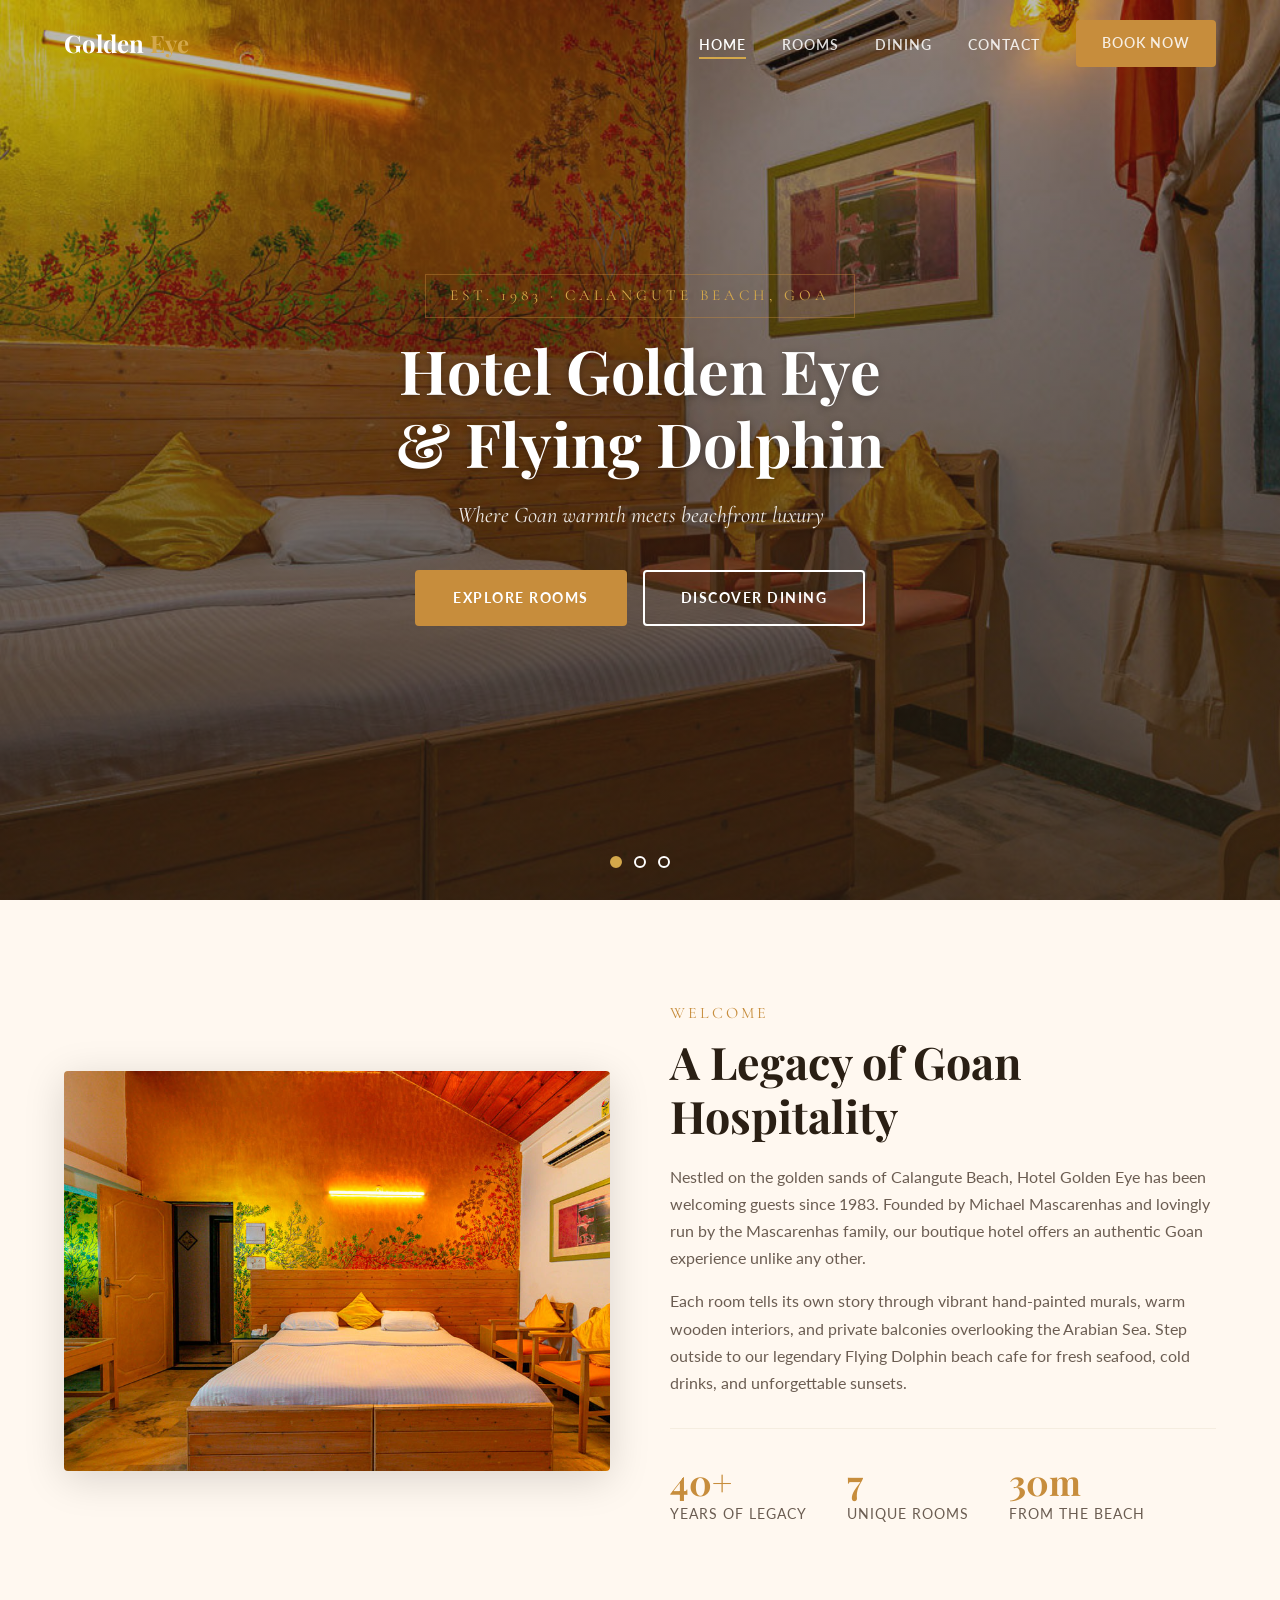
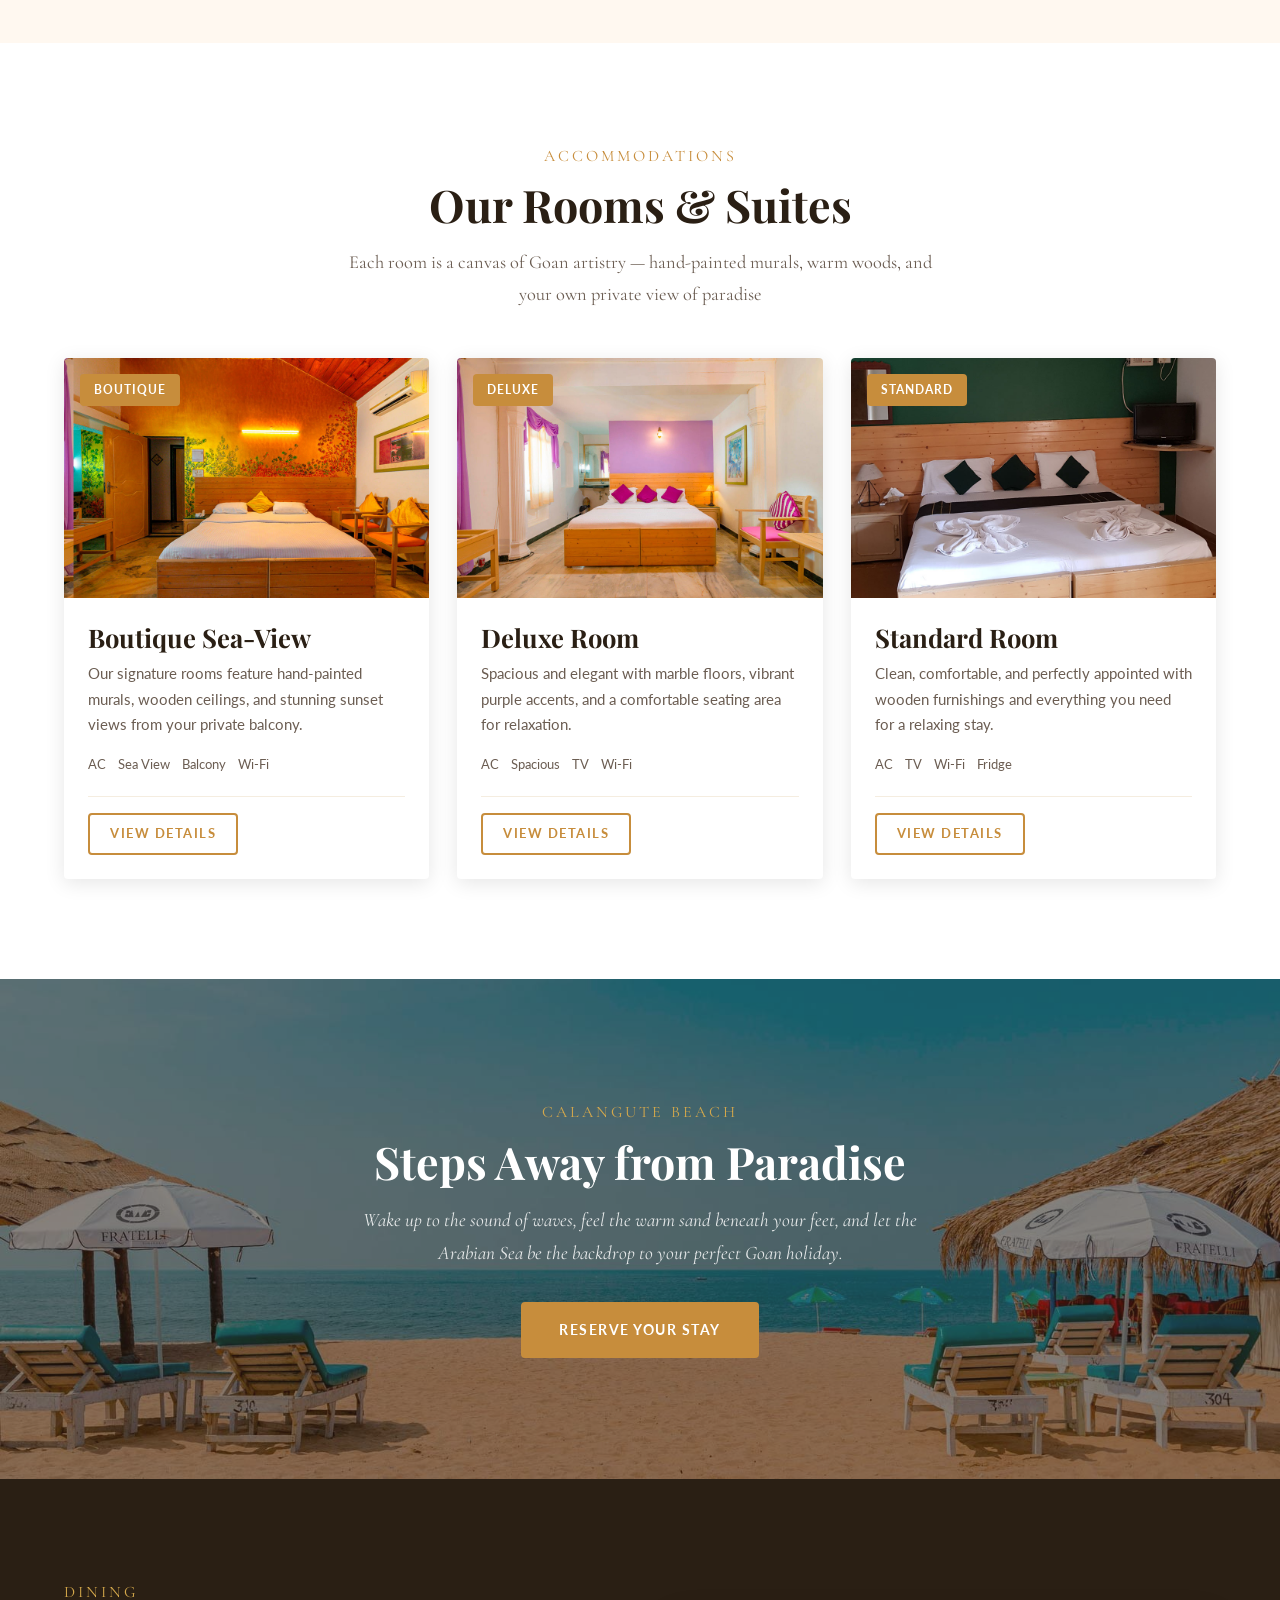
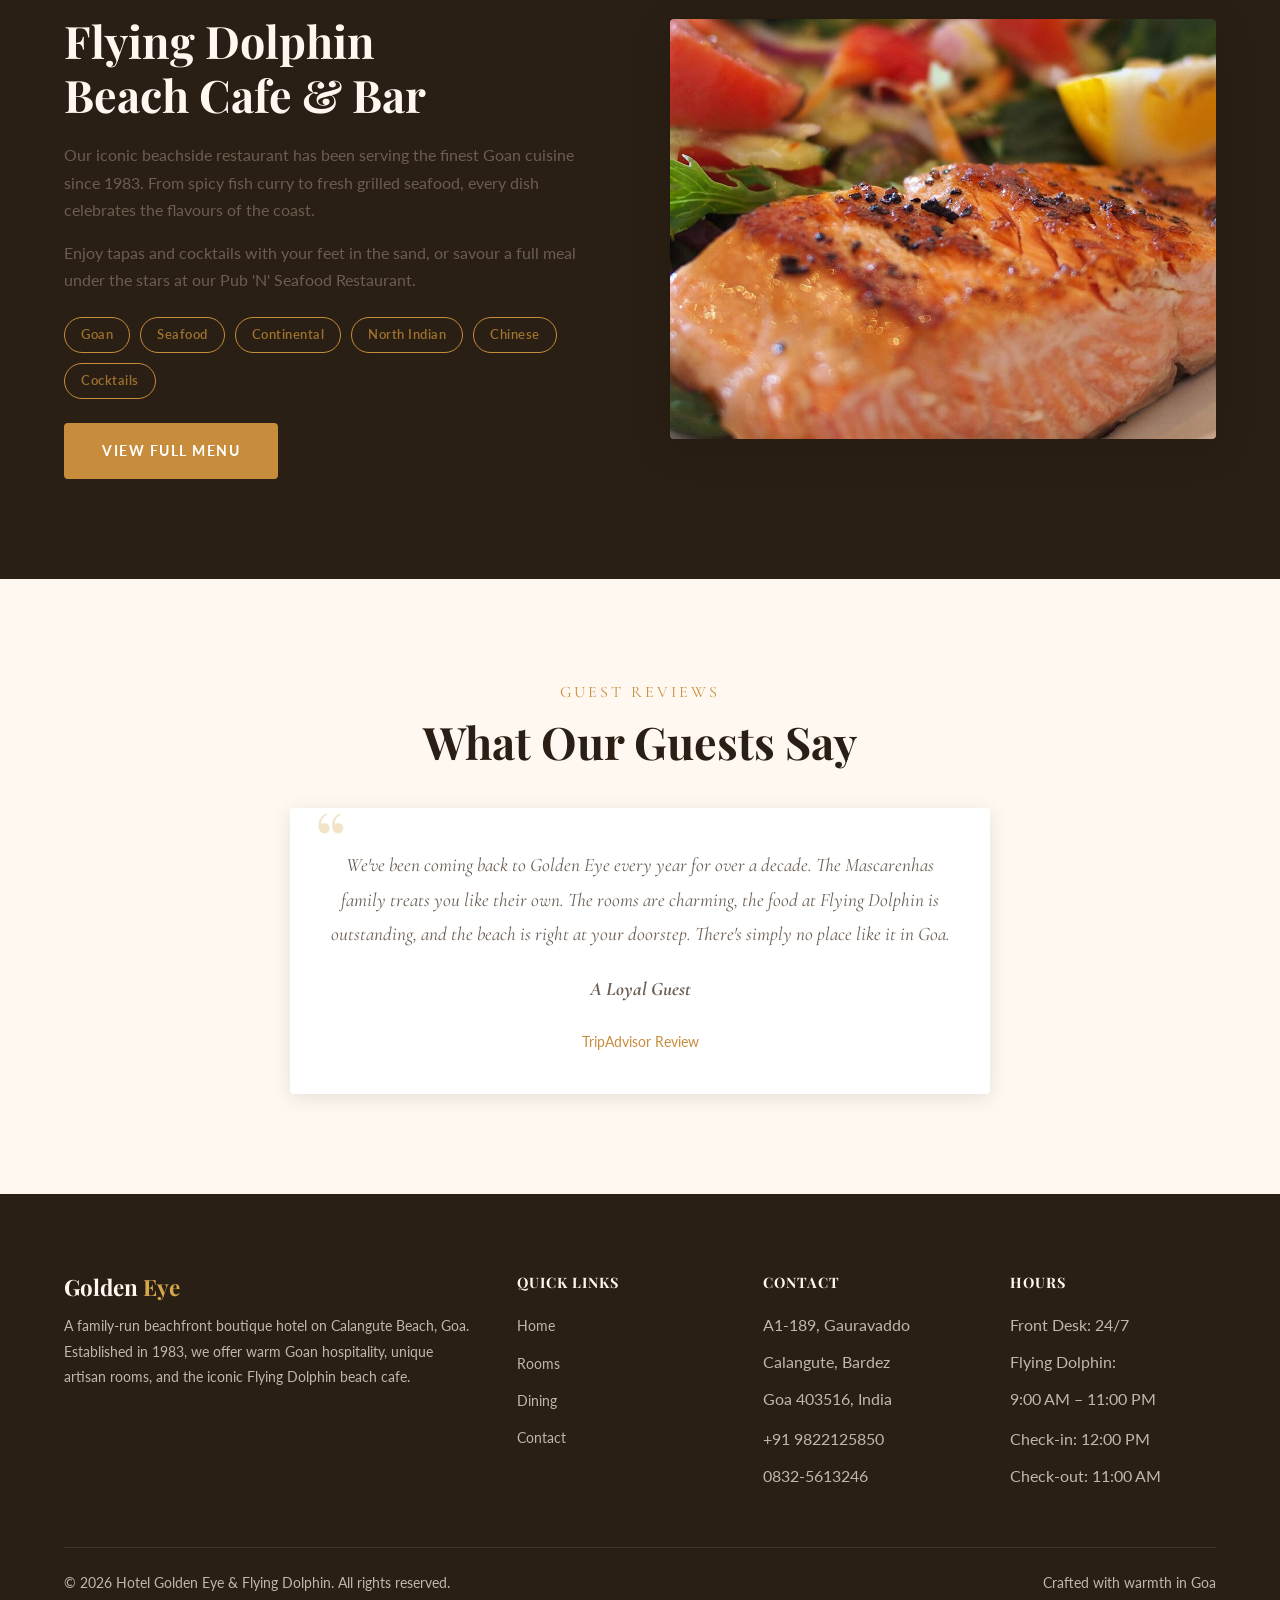
<file: index.html>
<!DOCTYPE html>
<html lang="en">
<head>
  <meta charset="UTF-8">
  <meta name="viewport" content="width=device-width, initial-scale=1.0">
  <title>Hotel Golden Eye & Flying Dolphin | Calangute Beach, Goa</title>
  <meta name="description" content="Experience warm Goan hospitality at Hotel Golden Eye & Flying Dolphin, a beachfront boutique hotel on Calangute Beach since 1983. Rooms, restaurant, beach bar.">
  <link rel="preconnect" href="https://fonts.googleapis.com">
  <link rel="preconnect" href="https://fonts.gstatic.com" crossorigin>
  <link href="https://fonts.googleapis.com/css2?family=Cormorant+Garamond:ital,wght@0,400;0,600;1,400&family=Lato:wght@400;700&family=Playfair+Display:wght@600;700&display=swap" rel="stylesheet">
  <link rel="stylesheet" href="css/style.css">
</head>
<body>

  <!-- Navigation -->
  <nav class="navbar">
    <div class="container nav-inner">
      <a href="index.html" class="nav-logo">Golden <span>Eye</span></a>
      <ul class="nav-links">
        <li><a href="index.html" class="active">Home</a></li>
        <li><a href="rooms.html">Rooms</a></li>
        <li><a href="restaurant.html">Dining</a></li>
        <li><a href="contact.html">Contact</a></li>
        <li><a href="contact.html" class="btn btn-primary" style="padding:10px 24px;">Book Now</a></li>
      </ul>
      <button class="nav-toggle" aria-label="Menu">
        <span></span><span></span><span></span>
      </button>
    </div>
  </nav>

  <!-- Hero Slider -->
  <section class="hero">
    <div class="hero-slide active">
      <img src="images/hotel-golden-eye-slider.jpg" alt="Boutique room at Hotel Golden Eye with hand-painted mural and sunset view">
      <div class="hero-overlay"></div>
    </div>
    <div class="hero-slide">
      <img src="images/flying-dolphin-slider.jpg" alt="Calangute Beach with sun loungers at Flying Dolphin">
      <div class="hero-overlay"></div>
    </div>
    <div class="hero-slide">
      <img src="images/beach-cafe-slider.jpg" alt="Fresh grilled seafood at Flying Dolphin restaurant">
      <div class="hero-overlay"></div>
    </div>

    <div class="hero-content">
      <span class="hero-badge">Est. 1983 &middot; Calangute Beach, Goa</span>
      <h1>Hotel Golden Eye<br>& Flying Dolphin</h1>
      <p class="hero-subtitle">Where Goan warmth meets beachfront luxury</p>
      <div class="hero-buttons">
        <a href="rooms.html" class="btn btn-primary">Explore Rooms</a>
        <a href="restaurant.html" class="btn btn-outline">Discover Dining</a>
      </div>
    </div>

    <div class="hero-dots">
      <button class="hero-dot active" aria-label="Slide 1"></button>
      <button class="hero-dot" aria-label="Slide 2"></button>
      <button class="hero-dot" aria-label="Slide 3"></button>
    </div>
  </section>

  <!-- Welcome / About -->
  <section class="section" id="about">
    <div class="container">
      <div class="welcome-grid">
        <div class="welcome-image reveal">
          <img src="images/room-07.jpg" alt="Boutique room with amber wall art at Hotel Golden Eye">
        </div>
        <div class="welcome-text reveal">
          <span class="section-label">Welcome</span>
          <h2 class="section-title">A Legacy of Goan Hospitality</h2>
          <p>Nestled on the golden sands of Calangute Beach, Hotel Golden Eye has been welcoming guests since 1983. Founded by Michael Mascarenhas and lovingly run by the Mascarenhas family, our boutique hotel offers an authentic Goan experience unlike any other.</p>
          <p>Each room tells its own story through vibrant hand-painted murals, warm wooden interiors, and private balconies overlooking the Arabian Sea. Step outside to our legendary Flying Dolphin beach cafe for fresh seafood, cold drinks, and unforgettable sunsets.</p>
          <div class="welcome-stats">
            <div class="stat-item">
              <h3>40+</h3>
              <p>Years of Legacy</p>
            </div>
            <div class="stat-item">
              <h3>7</h3>
              <p>Unique Rooms</p>
            </div>
            <div class="stat-item">
              <h3>30m</h3>
              <p>From the Beach</p>
            </div>
          </div>
        </div>
      </div>
    </div>
  </section>

  <!-- Rooms Preview -->
  <section class="section section-alt" id="rooms">
    <div class="container">
      <div class="text-center reveal">
        <span class="section-label">Accommodations</span>
        <h2 class="section-title">Our Rooms & Suites</h2>
        <p class="section-subtitle">Each room is a canvas of Goan artistry — hand-painted murals, warm woods, and your own private view of paradise</p>
      </div>
      <div class="rooms-grid">
        <div class="room-card reveal">
          <div class="room-card-image">
            <img src="images/room-07.jpg" alt="Boutique Room with amber mural">
            <span class="room-card-badge">Boutique</span>
          </div>
          <div class="room-card-body">
            <h3>Boutique Sea-View</h3>
            <p>Our signature rooms feature hand-painted murals, wooden ceilings, and stunning sunset views from your private balcony.</p>
            <div class="room-features">
              <span class="room-feature">AC</span>
              <span class="room-feature">Sea View</span>
              <span class="room-feature">Balcony</span>
              <span class="room-feature">Wi-Fi</span>
            </div>
            <div class="room-card-footer">
              <a href="rooms.html" class="btn btn-outline-dark" style="padding:8px 20px; font-size:0.8rem;">View Details</a>
            </div>
          </div>
        </div>
        <div class="room-card reveal">
          <div class="room-card-image">
            <img src="images/room-05.jpg" alt="Deluxe Room with lavender decor">
            <span class="room-card-badge">Deluxe</span>
          </div>
          <div class="room-card-body">
            <h3>Deluxe Room</h3>
            <p>Spacious and elegant with marble floors, vibrant purple accents, and a comfortable seating area for relaxation.</p>
            <div class="room-features">
              <span class="room-feature">AC</span>
              <span class="room-feature">Spacious</span>
              <span class="room-feature">TV</span>
              <span class="room-feature">Wi-Fi</span>
            </div>
            <div class="room-card-footer">
              <a href="rooms.html" class="btn btn-outline-dark" style="padding:8px 20px; font-size:0.8rem;">View Details</a>
            </div>
          </div>
        </div>
        <div class="room-card reveal">
          <div class="room-card-image">
            <img src="images/room-02.jpg" alt="Standard Room with green accent">
            <span class="room-card-badge">Standard</span>
          </div>
          <div class="room-card-body">
            <h3>Standard Room</h3>
            <p>Clean, comfortable, and perfectly appointed with wooden furnishings and everything you need for a relaxing stay.</p>
            <div class="room-features">
              <span class="room-feature">AC</span>
              <span class="room-feature">TV</span>
              <span class="room-feature">Wi-Fi</span>
              <span class="room-feature">Fridge</span>
            </div>
            <div class="room-card-footer">
              <a href="rooms.html" class="btn btn-outline-dark" style="padding:8px 20px; font-size:0.8rem;">View Details</a>
            </div>
          </div>
        </div>
      </div>
    </div>
  </section>

  <!-- Beach CTA -->
  <section class="beach-section">
    <img src="images/flying-dolphin-slider.jpg" alt="Calangute Beach">
    <div class="beach-overlay">
      <span class="section-label" style="color: var(--gold-light);">Calangute Beach</span>
      <h2>Steps Away from Paradise</h2>
      <p>Wake up to the sound of waves, feel the warm sand beneath your feet, and let the Arabian Sea be the backdrop to your perfect Goan holiday.</p>
      <a href="contact.html" class="btn btn-primary">Reserve Your Stay</a>
    </div>
  </section>

  <!-- Dining Preview -->
  <section class="section section-dark" id="dining">
    <div class="container">
      <div class="dining-grid">
        <div class="dining-text reveal">
          <span class="section-label">Dining</span>
          <h2 class="section-title">Flying Dolphin<br>Beach Cafe & Bar</h2>
          <p>Our iconic beachside restaurant has been serving the finest Goan cuisine since 1983. From spicy fish curry to fresh grilled seafood, every dish celebrates the flavours of the coast.</p>
          <p>Enjoy tapas and cocktails with your feet in the sand, or savour a full meal under the stars at our Pub 'N' Seafood Restaurant.</p>
          <div class="cuisine-tags">
            <span class="cuisine-tag">Goan</span>
            <span class="cuisine-tag">Seafood</span>
            <span class="cuisine-tag">Continental</span>
            <span class="cuisine-tag">North Indian</span>
            <span class="cuisine-tag">Chinese</span>
            <span class="cuisine-tag">Cocktails</span>
          </div>
          <a href="restaurant.html" class="btn btn-primary">View Full Menu</a>
        </div>
        <div class="dining-image reveal">
          <img src="images/beach-cafe-slider.jpg" alt="Fresh grilled seafood at Flying Dolphin">
        </div>
      </div>
    </div>
  </section>

  <!-- Testimonial -->
  <section class="section">
    <div class="container">
      <div class="text-center reveal">
        <span class="section-label">Guest Reviews</span>
        <h2 class="section-title" style="margin-bottom: 40px;">What Our Guests Say</h2>
      </div>
      <div class="testimonial-card reveal">
        <p>We've been coming back to Golden Eye every year for over a decade. The Mascarenhas family treats you like their own. The rooms are charming, the food at Flying Dolphin is outstanding, and the beach is right at your doorstep. There's simply no place like it in Goa.</p>
        <p class="testimonial-author">A Loyal Guest</p>
        <span class="testimonial-source">TripAdvisor Review</span>
      </div>
    </div>
  </section>

  <!-- Footer -->
  <footer class="footer">
    <div class="container">
      <div class="footer-grid">
        <div class="footer-brand">
          <h3>Golden <span>Eye</span></h3>
          <p>A family-run beachfront boutique hotel on Calangute Beach, Goa. Established in 1983, we offer warm Goan hospitality, unique artisan rooms, and the iconic Flying Dolphin beach cafe.</p>
        </div>
        <div>
          <h4>Quick Links</h4>
          <ul>
            <li><a href="index.html">Home</a></li>
            <li><a href="rooms.html">Rooms</a></li>
            <li><a href="restaurant.html">Dining</a></li>
            <li><a href="contact.html">Contact</a></li>
          </ul>
        </div>
        <div>
          <h4>Contact</h4>
          <ul>
            <li>A1-189, Gauravaddo</li>
            <li>Calangute, Bardez</li>
            <li>Goa 403516, India</li>
            <li style="margin-top:12px;">+91 9822125850</li>
            <li>0832-5613246</li>
          </ul>
        </div>
        <div>
          <h4>Hours</h4>
          <ul>
            <li>Front Desk: 24/7</li>
            <li>Flying Dolphin:</li>
            <li>9:00 AM – 11:00 PM</li>
            <li style="margin-top:12px;">Check-in: 12:00 PM</li>
            <li>Check-out: 11:00 AM</li>
          </ul>
        </div>
      </div>
      <div class="footer-bottom">
        <p>&copy; 2026 Hotel Golden Eye & Flying Dolphin. All rights reserved.</p>
        <p>Crafted with warmth in Goa</p>
      </div>
    </div>
  </footer>

  <script src="js/main.js"></script>
</body>
</html>
</file>
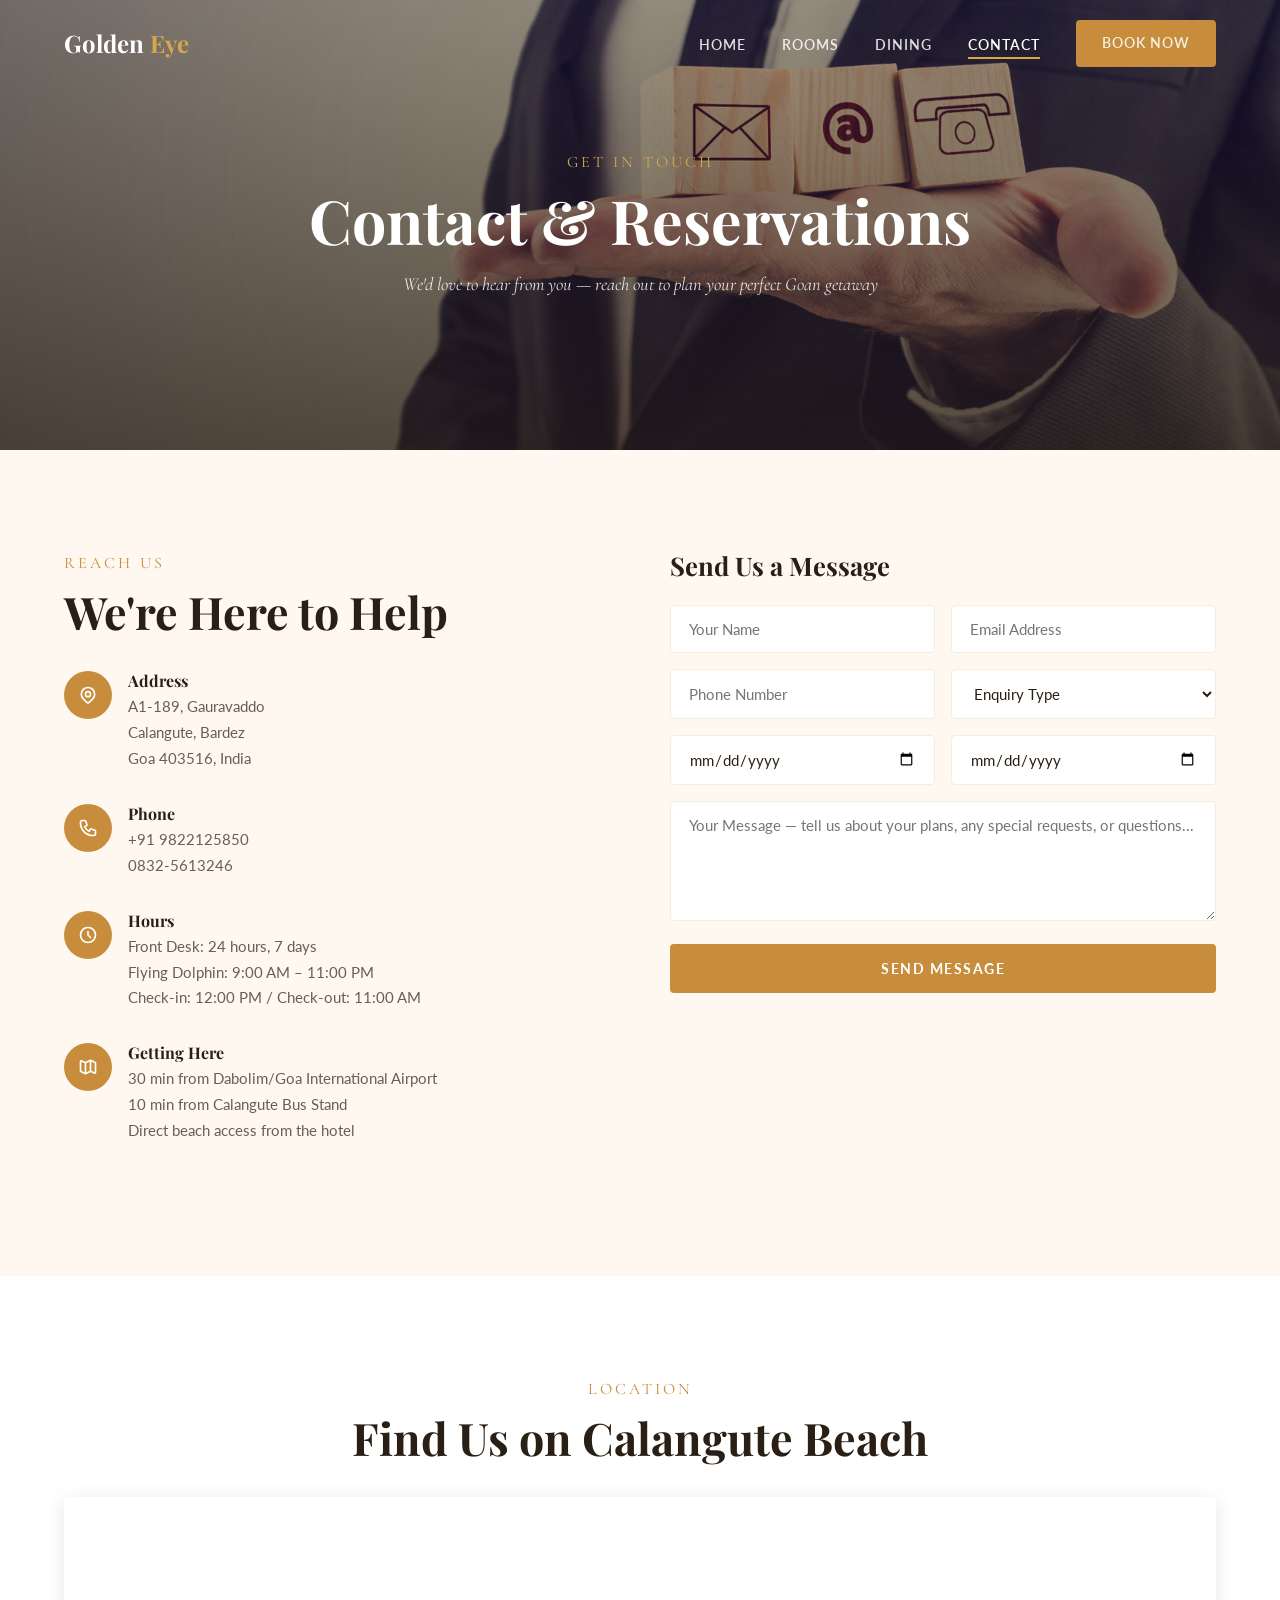
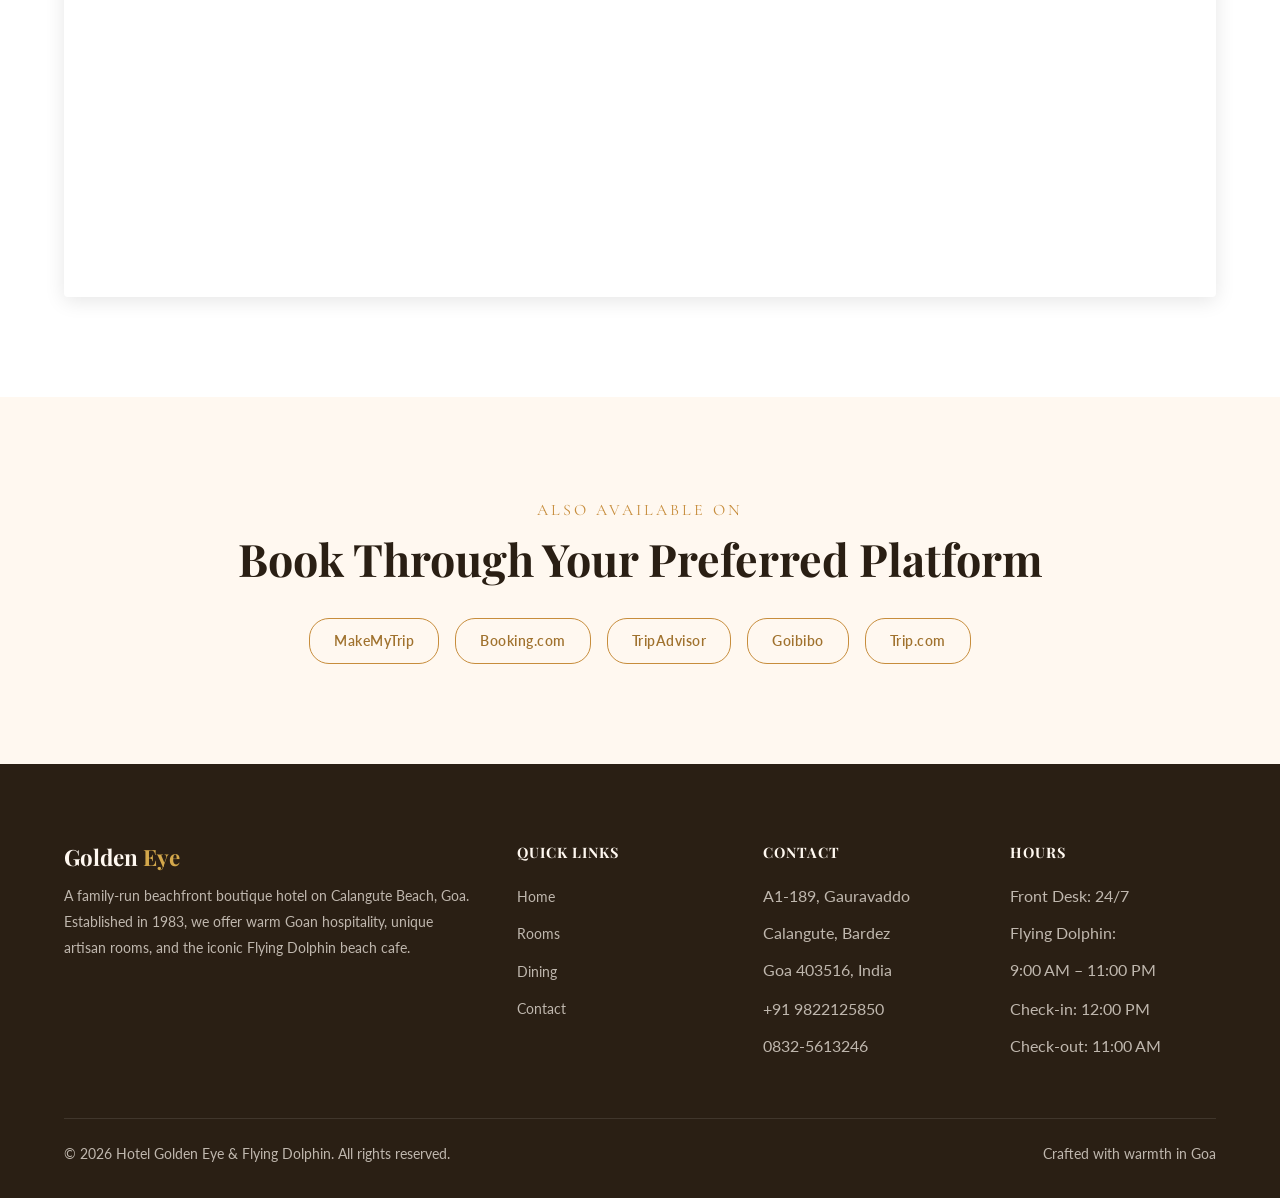
<file: contact.html>
<!DOCTYPE html>
<html lang="en">
<head>
  <meta charset="UTF-8">
  <meta name="viewport" content="width=device-width, initial-scale=1.0">
  <title>Contact & Reservations | Hotel Golden Eye, Calangute Beach, Goa</title>
  <meta name="description" content="Book your stay at Hotel Golden Eye, Calangute Beach, Goa. Contact us for reservations, enquiries, and directions. Call +91 9822125850.">
  <link rel="preconnect" href="https://fonts.googleapis.com">
  <link rel="preconnect" href="https://fonts.gstatic.com" crossorigin>
  <link href="https://fonts.googleapis.com/css2?family=Cormorant+Garamond:ital,wght@0,400;0,600;1,400&family=Lato:wght@400;700&family=Playfair+Display:wght@600;700&display=swap" rel="stylesheet">
  <link rel="stylesheet" href="css/style.css">
</head>
<body>

  <!-- Navigation -->
  <nav class="navbar scrolled">
    <div class="container nav-inner">
      <a href="index.html" class="nav-logo">Golden <span>Eye</span></a>
      <ul class="nav-links">
        <li><a href="index.html">Home</a></li>
        <li><a href="rooms.html">Rooms</a></li>
        <li><a href="restaurant.html">Dining</a></li>
        <li><a href="contact.html" class="active">Contact</a></li>
        <li><a href="contact.html" class="btn btn-primary" style="padding:10px 24px;">Book Now</a></li>
      </ul>
      <button class="nav-toggle" aria-label="Menu">
        <span></span><span></span><span></span>
      </button>
    </div>
  </nav>

  <!-- Page Header -->
  <section class="page-header">
    <img src="images/contact-slider.jpg" alt="Contact Hotel Golden Eye">
    <div class="hero-overlay"></div>
    <div class="page-header-content">
      <span class="section-label" style="color: var(--gold-light);">Get In Touch</span>
      <h1>Contact & Reservations</h1>
      <p>We'd love to hear from you — reach out to plan your perfect Goan getaway</p>
    </div>
  </section>

  <!-- Contact Section -->
  <section class="section">
    <div class="container">
      <div class="contact-grid">
        <!-- Contact Info -->
        <div class="reveal">
          <span class="section-label">Reach Us</span>
          <h2 class="section-title" style="margin-bottom: 32px;">We're Here to Help</h2>

          <div class="contact-info-item">
            <div class="contact-icon">
              <svg xmlns="http://www.w3.org/2000/svg" fill="none" viewBox="0 0 24 24" stroke="currentColor" stroke-width="2"><path stroke-linecap="round" stroke-linejoin="round" d="M17.657 16.657L13.414 20.9a1.998 1.998 0 01-2.827 0l-4.244-4.243a8 8 0 1111.314 0z"/><path stroke-linecap="round" stroke-linejoin="round" d="M15 11a3 3 0 11-6 0 3 3 0 016 0z"/></svg>
            </div>
            <div>
              <h4>Address</h4>
              <p>A1-189, Gauravaddo<br>Calangute, Bardez<br>Goa 403516, India</p>
            </div>
          </div>

          <div class="contact-info-item">
            <div class="contact-icon">
              <svg xmlns="http://www.w3.org/2000/svg" fill="none" viewBox="0 0 24 24" stroke="currentColor" stroke-width="2"><path stroke-linecap="round" stroke-linejoin="round" d="M3 5a2 2 0 012-2h3.28a1 1 0 01.948.684l1.498 4.493a1 1 0 01-.502 1.21l-2.257 1.13a11.042 11.042 0 005.516 5.516l1.13-2.257a1 1 0 011.21-.502l4.493 1.498a1 1 0 01.684.949V19a2 2 0 01-2 2h-1C9.716 21 3 14.284 3 6V5z"/></svg>
            </div>
            <div>
              <h4>Phone</h4>
              <p>+91 9822125850<br>0832-5613246</p>
            </div>
          </div>

          <div class="contact-info-item">
            <div class="contact-icon">
              <svg xmlns="http://www.w3.org/2000/svg" fill="none" viewBox="0 0 24 24" stroke="currentColor" stroke-width="2"><path stroke-linecap="round" stroke-linejoin="round" d="M12 8v4l3 3m6-3a9 9 0 11-18 0 9 9 0 0118 0z"/></svg>
            </div>
            <div>
              <h4>Hours</h4>
              <p>Front Desk: 24 hours, 7 days<br>Flying Dolphin: 9:00 AM – 11:00 PM<br>Check-in: 12:00 PM / Check-out: 11:00 AM</p>
            </div>
          </div>

          <div class="contact-info-item">
            <div class="contact-icon">
              <svg xmlns="http://www.w3.org/2000/svg" fill="none" viewBox="0 0 24 24" stroke="currentColor" stroke-width="2"><path stroke-linecap="round" stroke-linejoin="round" d="M9 20l-5.447-2.724A1 1 0 013 16.382V5.618a1 1 0 011.447-.894L9 7m0 13l6-3m-6 3V7m6 10l4.553 2.276A1 1 0 0021 18.382V7.618a1 1 0 00-.553-.894L15 4m0 13V4m0 0L9 7"/></svg>
            </div>
            <div>
              <h4>Getting Here</h4>
              <p>30 min from Dabolim/Goa International Airport<br>10 min from Calangute Bus Stand<br>Direct beach access from the hotel</p>
            </div>
          </div>
        </div>

        <!-- Contact Form -->
        <div class="reveal">
          <form class="contact-form">
            <h3 style="margin-bottom: 24px; font-family: var(--font-heading); color: var(--brown-dark);">Send Us a Message</h3>
            <div class="form-row">
              <input type="text" placeholder="Your Name" required>
              <input type="email" placeholder="Email Address" required>
            </div>
            <div class="form-row">
              <input type="tel" placeholder="Phone Number">
              <select>
                <option value="" disabled selected>Enquiry Type</option>
                <option>Room Reservation</option>
                <option>Restaurant Booking</option>
                <option>Group Booking</option>
                <option>Event Enquiry</option>
                <option>General Question</option>
              </select>
            </div>
            <div class="form-row">
              <input type="date" placeholder="Check-in Date">
              <input type="date" placeholder="Check-out Date">
            </div>
            <textarea placeholder="Your Message — tell us about your plans, any special requests, or questions..." rows="5"></textarea>
            <button type="submit" class="btn btn-primary" style="width: 100%;">Send Message</button>
          </form>
        </div>
      </div>
    </div>
  </section>

  <!-- Map -->
  <section class="section section-alt">
    <div class="container">
      <div class="text-center reveal">
        <span class="section-label">Location</span>
        <h2 class="section-title" style="margin-bottom: 32px;">Find Us on Calangute Beach</h2>
      </div>
      <div class="map-container reveal">
        <iframe src="https://www.google.com/maps/embed?pb=!1m18!1m12!1m3!1d3843.4!2d73.7553!3d15.5449!2m3!1f0!2f0!3f0!3m2!1i1024!2i768!4f13.1!3m3!1m2!1s0x3bbfea4e3bddcceb%3A0x7b1e3e1e3e1e3e1e!2sHotel%20Golden%20Eye!5e0!3m2!1sen!2sin!4v1700000000000!5m2!1sen!2sin" allowfullscreen="" loading="lazy" referrerpolicy="no-referrer-when-downgrade"></iframe>
      </div>
    </div>
  </section>

  <!-- Book on Travel Sites -->
  <section class="section">
    <div class="container text-center">
      <div class="reveal">
        <span class="section-label">Also Available On</span>
        <h2 class="section-title" style="margin-bottom: 32px;">Book Through Your Preferred Platform</h2>
        <div style="display: flex; gap: 16px; justify-content: center; flex-wrap: wrap;">
          <span class="cuisine-tag" style="font-size: 0.9rem; padding: 10px 24px;">MakeMyTrip</span>
          <span class="cuisine-tag" style="font-size: 0.9rem; padding: 10px 24px;">Booking.com</span>
          <span class="cuisine-tag" style="font-size: 0.9rem; padding: 10px 24px;">TripAdvisor</span>
          <span class="cuisine-tag" style="font-size: 0.9rem; padding: 10px 24px;">Goibibo</span>
          <span class="cuisine-tag" style="font-size: 0.9rem; padding: 10px 24px;">Trip.com</span>
        </div>
      </div>
    </div>
  </section>

  <!-- Footer -->
  <footer class="footer">
    <div class="container">
      <div class="footer-grid">
        <div class="footer-brand">
          <h3>Golden <span>Eye</span></h3>
          <p>A family-run beachfront boutique hotel on Calangute Beach, Goa. Established in 1983, we offer warm Goan hospitality, unique artisan rooms, and the iconic Flying Dolphin beach cafe.</p>
        </div>
        <div>
          <h4>Quick Links</h4>
          <ul>
            <li><a href="index.html">Home</a></li>
            <li><a href="rooms.html">Rooms</a></li>
            <li><a href="restaurant.html">Dining</a></li>
            <li><a href="contact.html">Contact</a></li>
          </ul>
        </div>
        <div>
          <h4>Contact</h4>
          <ul>
            <li>A1-189, Gauravaddo</li>
            <li>Calangute, Bardez</li>
            <li>Goa 403516, India</li>
            <li style="margin-top:12px;">+91 9822125850</li>
            <li>0832-5613246</li>
          </ul>
        </div>
        <div>
          <h4>Hours</h4>
          <ul>
            <li>Front Desk: 24/7</li>
            <li>Flying Dolphin:</li>
            <li>9:00 AM – 11:00 PM</li>
            <li style="margin-top:12px;">Check-in: 12:00 PM</li>
            <li>Check-out: 11:00 AM</li>
          </ul>
        </div>
      </div>
      <div class="footer-bottom">
        <p>&copy; 2026 Hotel Golden Eye & Flying Dolphin. All rights reserved.</p>
        <p>Crafted with warmth in Goa</p>
      </div>
    </div>
  </footer>

  <script src="js/main.js"></script>
</body>
</html>
</file>
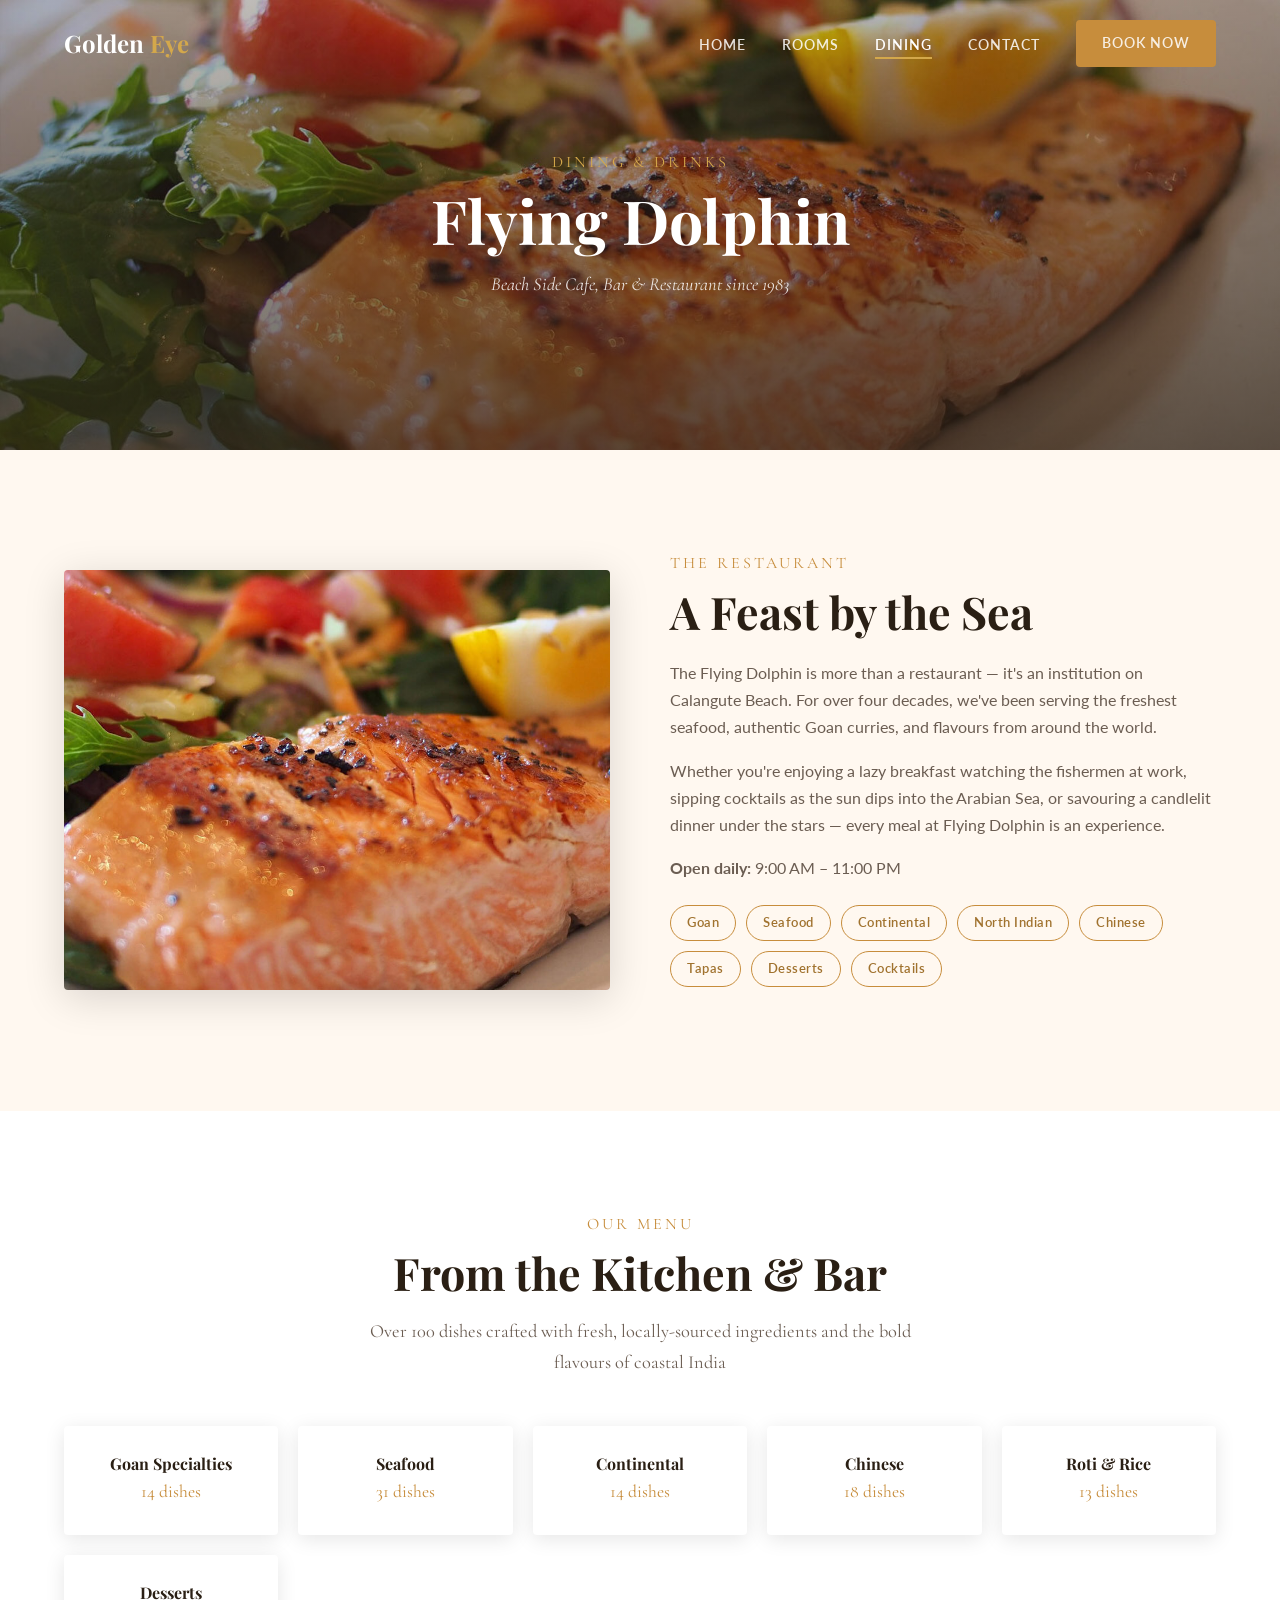
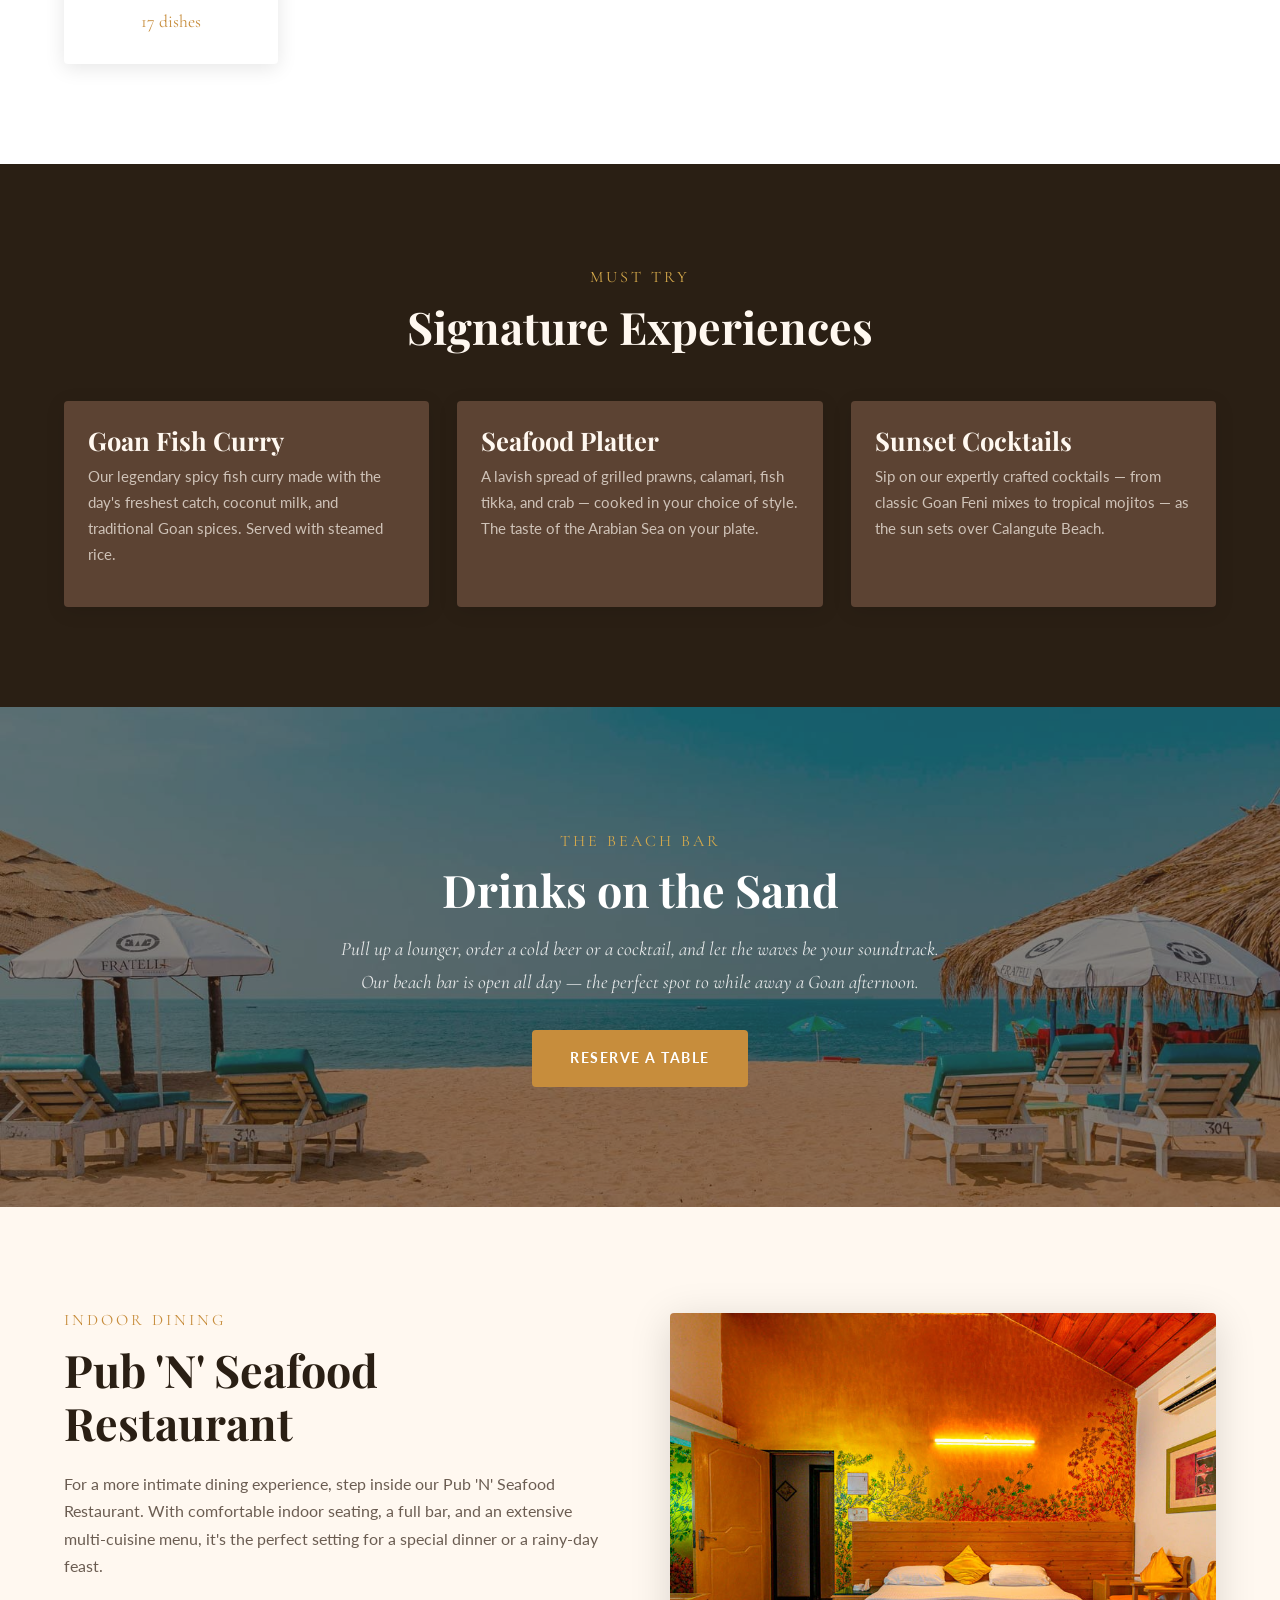
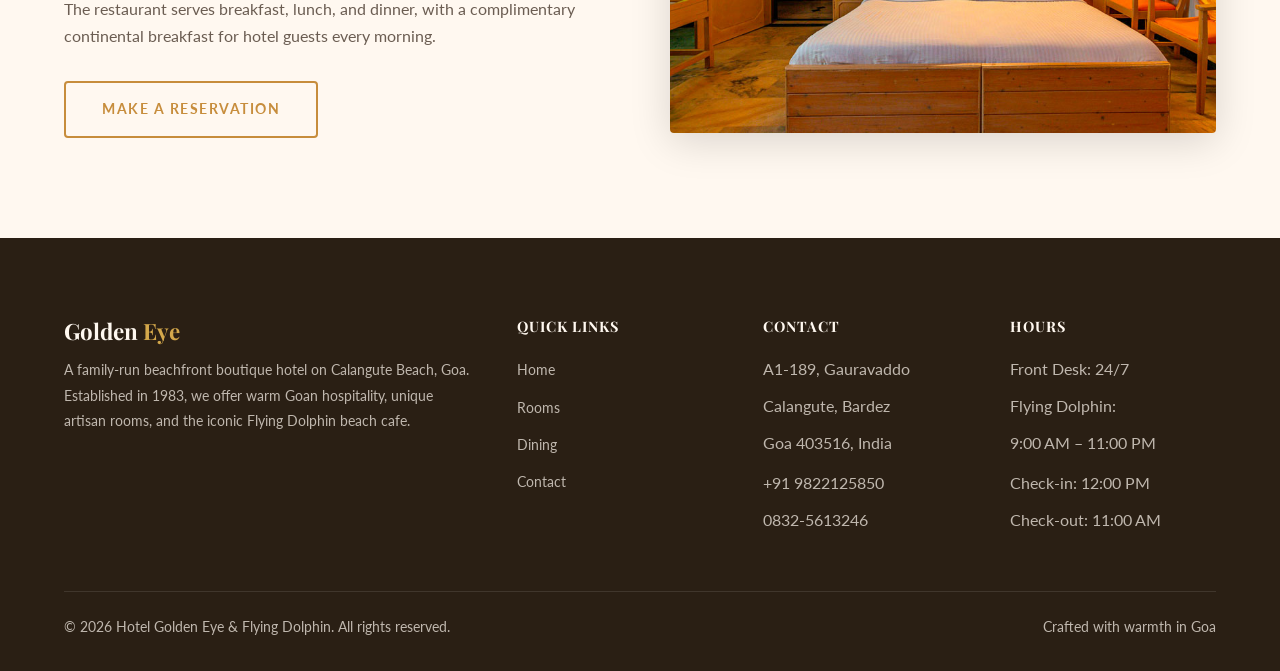
<file: restaurant.html>
<!DOCTYPE html>
<html lang="en">
<head>
  <meta charset="UTF-8">
  <meta name="viewport" content="width=device-width, initial-scale=1.0">
  <title>Flying Dolphin Restaurant & Beach Bar | Hotel Golden Eye, Goa</title>
  <meta name="description" content="Flying Dolphin Beach Side Cafe & Bar — fresh Goan seafood, cocktails, and tapas on Calangute Beach since 1983. Open 9 AM – 11 PM daily.">
  <link rel="preconnect" href="https://fonts.googleapis.com">
  <link rel="preconnect" href="https://fonts.gstatic.com" crossorigin>
  <link href="https://fonts.googleapis.com/css2?family=Cormorant+Garamond:ital,wght@0,400;0,600;1,400&family=Lato:wght@400;700&family=Playfair+Display:wght@600;700&display=swap" rel="stylesheet">
  <link rel="stylesheet" href="css/style.css">
</head>
<body>

  <!-- Navigation -->
  <nav class="navbar scrolled">
    <div class="container nav-inner">
      <a href="index.html" class="nav-logo">Golden <span>Eye</span></a>
      <ul class="nav-links">
        <li><a href="index.html">Home</a></li>
        <li><a href="rooms.html">Rooms</a></li>
        <li><a href="restaurant.html" class="active">Dining</a></li>
        <li><a href="contact.html">Contact</a></li>
        <li><a href="contact.html" class="btn btn-primary" style="padding:10px 24px;">Book Now</a></li>
      </ul>
      <button class="nav-toggle" aria-label="Menu">
        <span></span><span></span><span></span>
      </button>
    </div>
  </nav>

  <!-- Page Header -->
  <section class="page-header">
    <img src="images/beach-cafe-slider.jpg" alt="Fresh seafood at Flying Dolphin restaurant">
    <div class="hero-overlay"></div>
    <div class="page-header-content">
      <span class="section-label" style="color: var(--gold-light);">Dining & Drinks</span>
      <h1>Flying Dolphin</h1>
      <p>Beach Side Cafe, Bar & Restaurant since 1983</p>
    </div>
  </section>

  <!-- Restaurant Intro -->
  <section class="section">
    <div class="container">
      <div class="dining-grid">
        <div class="dining-image reveal">
          <img src="images/beach-cafe-slider.jpg" alt="Grilled salmon at Flying Dolphin">
        </div>
        <div class="dining-text reveal">
          <span class="section-label">The Restaurant</span>
          <h2 class="section-title">A Feast by the Sea</h2>
          <p>The Flying Dolphin is more than a restaurant — it's an institution on Calangute Beach. For over four decades, we've been serving the freshest seafood, authentic Goan curries, and flavours from around the world.</p>
          <p>Whether you're enjoying a lazy breakfast watching the fishermen at work, sipping cocktails as the sun dips into the Arabian Sea, or savouring a candlelit dinner under the stars — every meal at Flying Dolphin is an experience.</p>
          <p><strong>Open daily:</strong> 9:00 AM – 11:00 PM</p>
          <div class="cuisine-tags">
            <span class="cuisine-tag">Goan</span>
            <span class="cuisine-tag">Seafood</span>
            <span class="cuisine-tag">Continental</span>
            <span class="cuisine-tag">North Indian</span>
            <span class="cuisine-tag">Chinese</span>
            <span class="cuisine-tag">Tapas</span>
            <span class="cuisine-tag">Desserts</span>
            <span class="cuisine-tag">Cocktails</span>
          </div>
        </div>
      </div>
    </div>
  </section>

  <!-- Menu Categories -->
  <section class="section section-alt">
    <div class="container">
      <div class="text-center reveal">
        <span class="section-label">Our Menu</span>
        <h2 class="section-title">From the Kitchen & Bar</h2>
        <p class="section-subtitle">Over 100 dishes crafted with fresh, locally-sourced ingredients and the bold flavours of coastal India</p>
      </div>
      <div class="menu-categories reveal">
        <div class="menu-cat-card">
          <h4>Goan Specialties</h4>
          <p>14 dishes</p>
        </div>
        <div class="menu-cat-card">
          <h4>Seafood</h4>
          <p>31 dishes</p>
        </div>
        <div class="menu-cat-card">
          <h4>Continental</h4>
          <p>14 dishes</p>
        </div>
        <div class="menu-cat-card">
          <h4>Chinese</h4>
          <p>18 dishes</p>
        </div>
        <div class="menu-cat-card">
          <h4>Roti & Rice</h4>
          <p>13 dishes</p>
        </div>
        <div class="menu-cat-card">
          <h4>Desserts</h4>
          <p>17 dishes</p>
        </div>
      </div>
    </div>
  </section>

  <!-- Signature Dishes -->
  <section class="section section-dark">
    <div class="container">
      <div class="text-center reveal">
        <span class="section-label">Must Try</span>
        <h2 class="section-title">Signature Experiences</h2>
      </div>
      <div class="rooms-grid" style="margin-top: 48px;">
        <div class="room-card reveal" style="background: var(--brown-light);">
          <div class="room-card-body">
            <h3 style="color: var(--cream);">Goan Fish Curry</h3>
            <p style="color: rgba(255,248,240,0.7);">Our legendary spicy fish curry made with the day's freshest catch, coconut milk, and traditional Goan spices. Served with steamed rice.</p>
          </div>
        </div>
        <div class="room-card reveal" style="background: var(--brown-light);">
          <div class="room-card-body">
            <h3 style="color: var(--cream);">Seafood Platter</h3>
            <p style="color: rgba(255,248,240,0.7);">A lavish spread of grilled prawns, calamari, fish tikka, and crab — cooked in your choice of style. The taste of the Arabian Sea on your plate.</p>
          </div>
        </div>
        <div class="room-card reveal" style="background: var(--brown-light);">
          <div class="room-card-body">
            <h3 style="color: var(--cream);">Sunset Cocktails</h3>
            <p style="color: rgba(255,248,240,0.7);">Sip on our expertly crafted cocktails — from classic Goan Feni mixes to tropical mojitos — as the sun sets over Calangute Beach.</p>
          </div>
        </div>
      </div>
    </div>
  </section>

  <!-- Beach Bar Section -->
  <section class="beach-section">
    <img src="images/flying-dolphin-slider.jpg" alt="Beach bar setup at Flying Dolphin">
    <div class="beach-overlay">
      <span class="section-label" style="color: var(--gold-light);">The Beach Bar</span>
      <h2>Drinks on the Sand</h2>
      <p>Pull up a lounger, order a cold beer or a cocktail, and let the waves be your soundtrack. Our beach bar is open all day — the perfect spot to while away a Goan afternoon.</p>
      <a href="contact.html" class="btn btn-primary">Reserve a Table</a>
    </div>
  </section>

  <!-- Pub N Seafood -->
  <section class="section">
    <div class="container">
      <div class="dining-grid">
        <div class="dining-text reveal">
          <span class="section-label">Indoor Dining</span>
          <h2 class="section-title">Pub 'N' Seafood Restaurant</h2>
          <p>For a more intimate dining experience, step inside our Pub 'N' Seafood Restaurant. With comfortable indoor seating, a full bar, and an extensive multi-cuisine menu, it's the perfect setting for a special dinner or a rainy-day feast.</p>
          <p>The restaurant serves breakfast, lunch, and dinner, with a complimentary continental breakfast for hotel guests every morning.</p>
          <a href="contact.html" class="btn btn-outline-dark" style="margin-top: 16px;">Make a Reservation</a>
        </div>
        <div class="dining-image reveal">
          <img src="images/room-07.jpg" alt="Hotel Golden Eye interior ambiance">
        </div>
      </div>
    </div>
  </section>

  <!-- Footer -->
  <footer class="footer">
    <div class="container">
      <div class="footer-grid">
        <div class="footer-brand">
          <h3>Golden <span>Eye</span></h3>
          <p>A family-run beachfront boutique hotel on Calangute Beach, Goa. Established in 1983, we offer warm Goan hospitality, unique artisan rooms, and the iconic Flying Dolphin beach cafe.</p>
        </div>
        <div>
          <h4>Quick Links</h4>
          <ul>
            <li><a href="index.html">Home</a></li>
            <li><a href="rooms.html">Rooms</a></li>
            <li><a href="restaurant.html">Dining</a></li>
            <li><a href="contact.html">Contact</a></li>
          </ul>
        </div>
        <div>
          <h4>Contact</h4>
          <ul>
            <li>A1-189, Gauravaddo</li>
            <li>Calangute, Bardez</li>
            <li>Goa 403516, India</li>
            <li style="margin-top:12px;">+91 9822125850</li>
            <li>0832-5613246</li>
          </ul>
        </div>
        <div>
          <h4>Hours</h4>
          <ul>
            <li>Front Desk: 24/7</li>
            <li>Flying Dolphin:</li>
            <li>9:00 AM – 11:00 PM</li>
            <li style="margin-top:12px;">Check-in: 12:00 PM</li>
            <li>Check-out: 11:00 AM</li>
          </ul>
        </div>
      </div>
      <div class="footer-bottom">
        <p>&copy; 2026 Hotel Golden Eye & Flying Dolphin. All rights reserved.</p>
        <p>Crafted with warmth in Goa</p>
      </div>
    </div>
  </footer>

  <script src="js/main.js"></script>
</body>
</html>
</file>
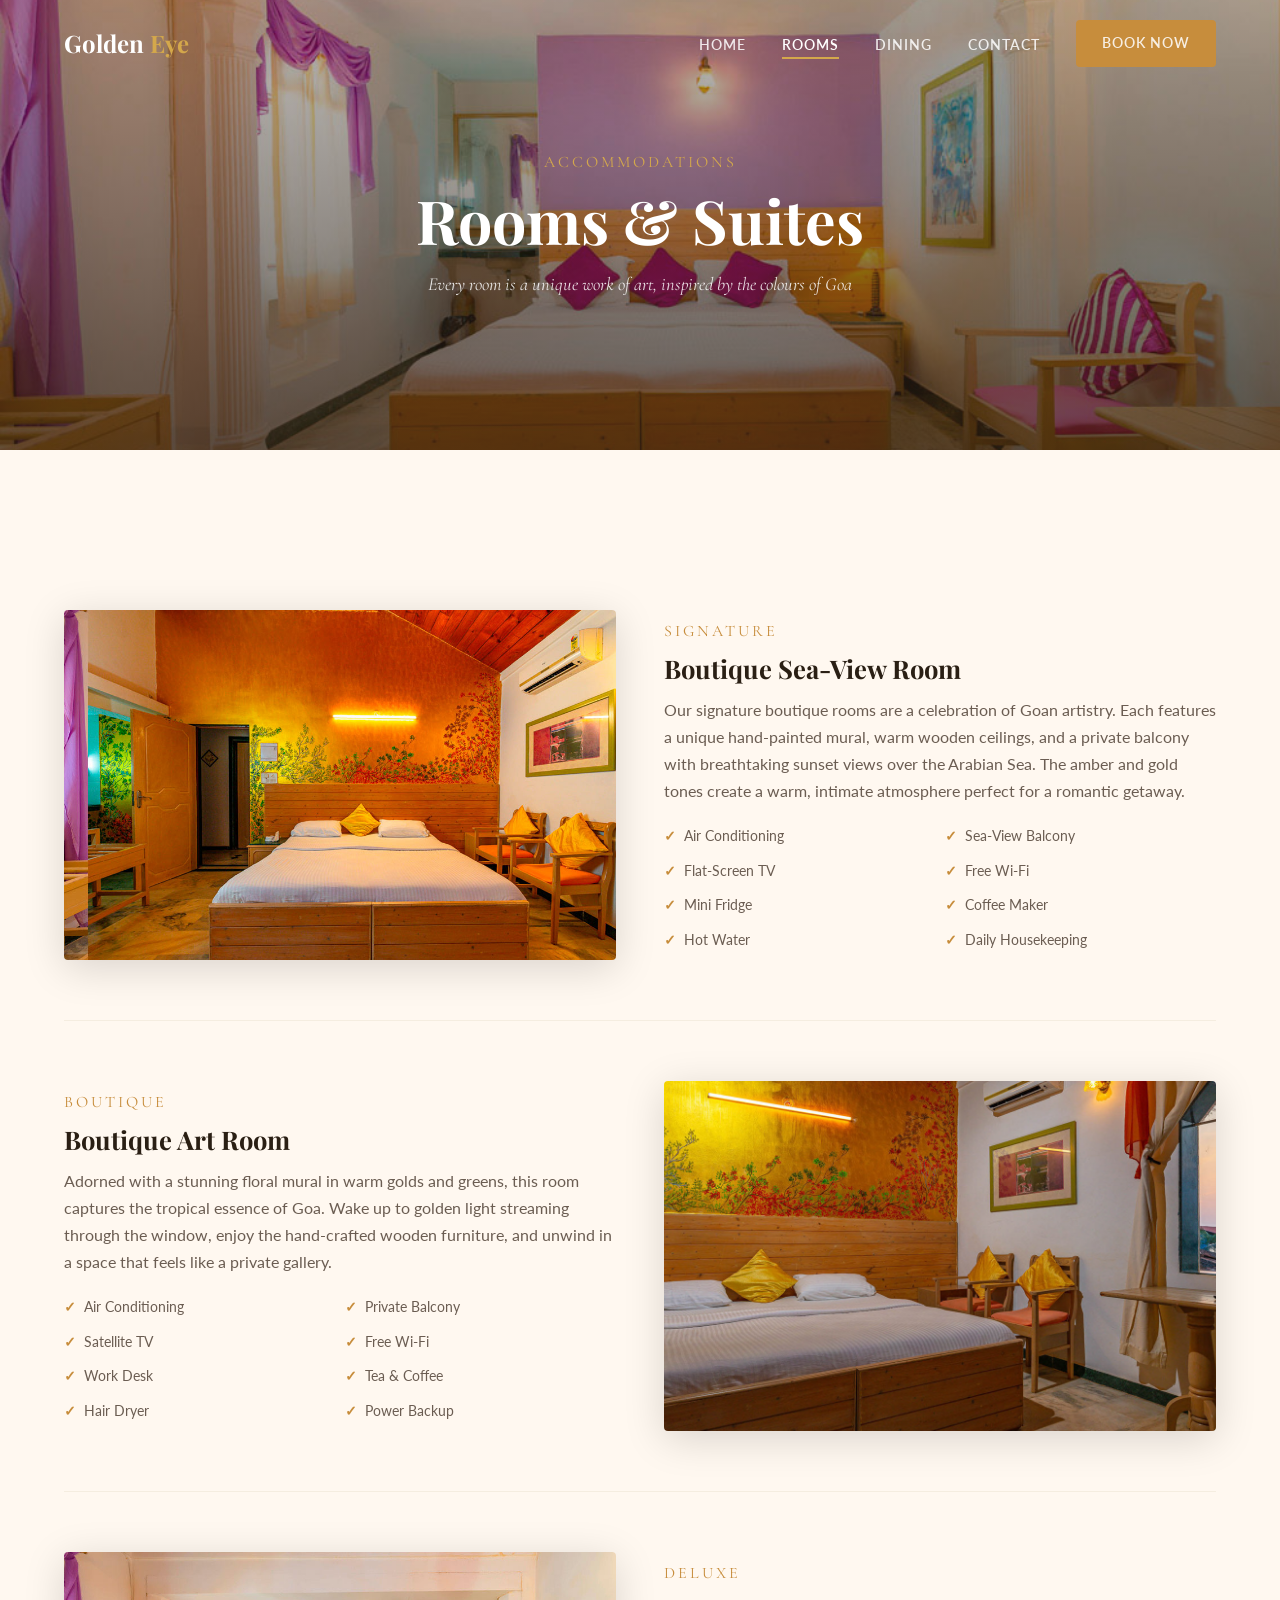
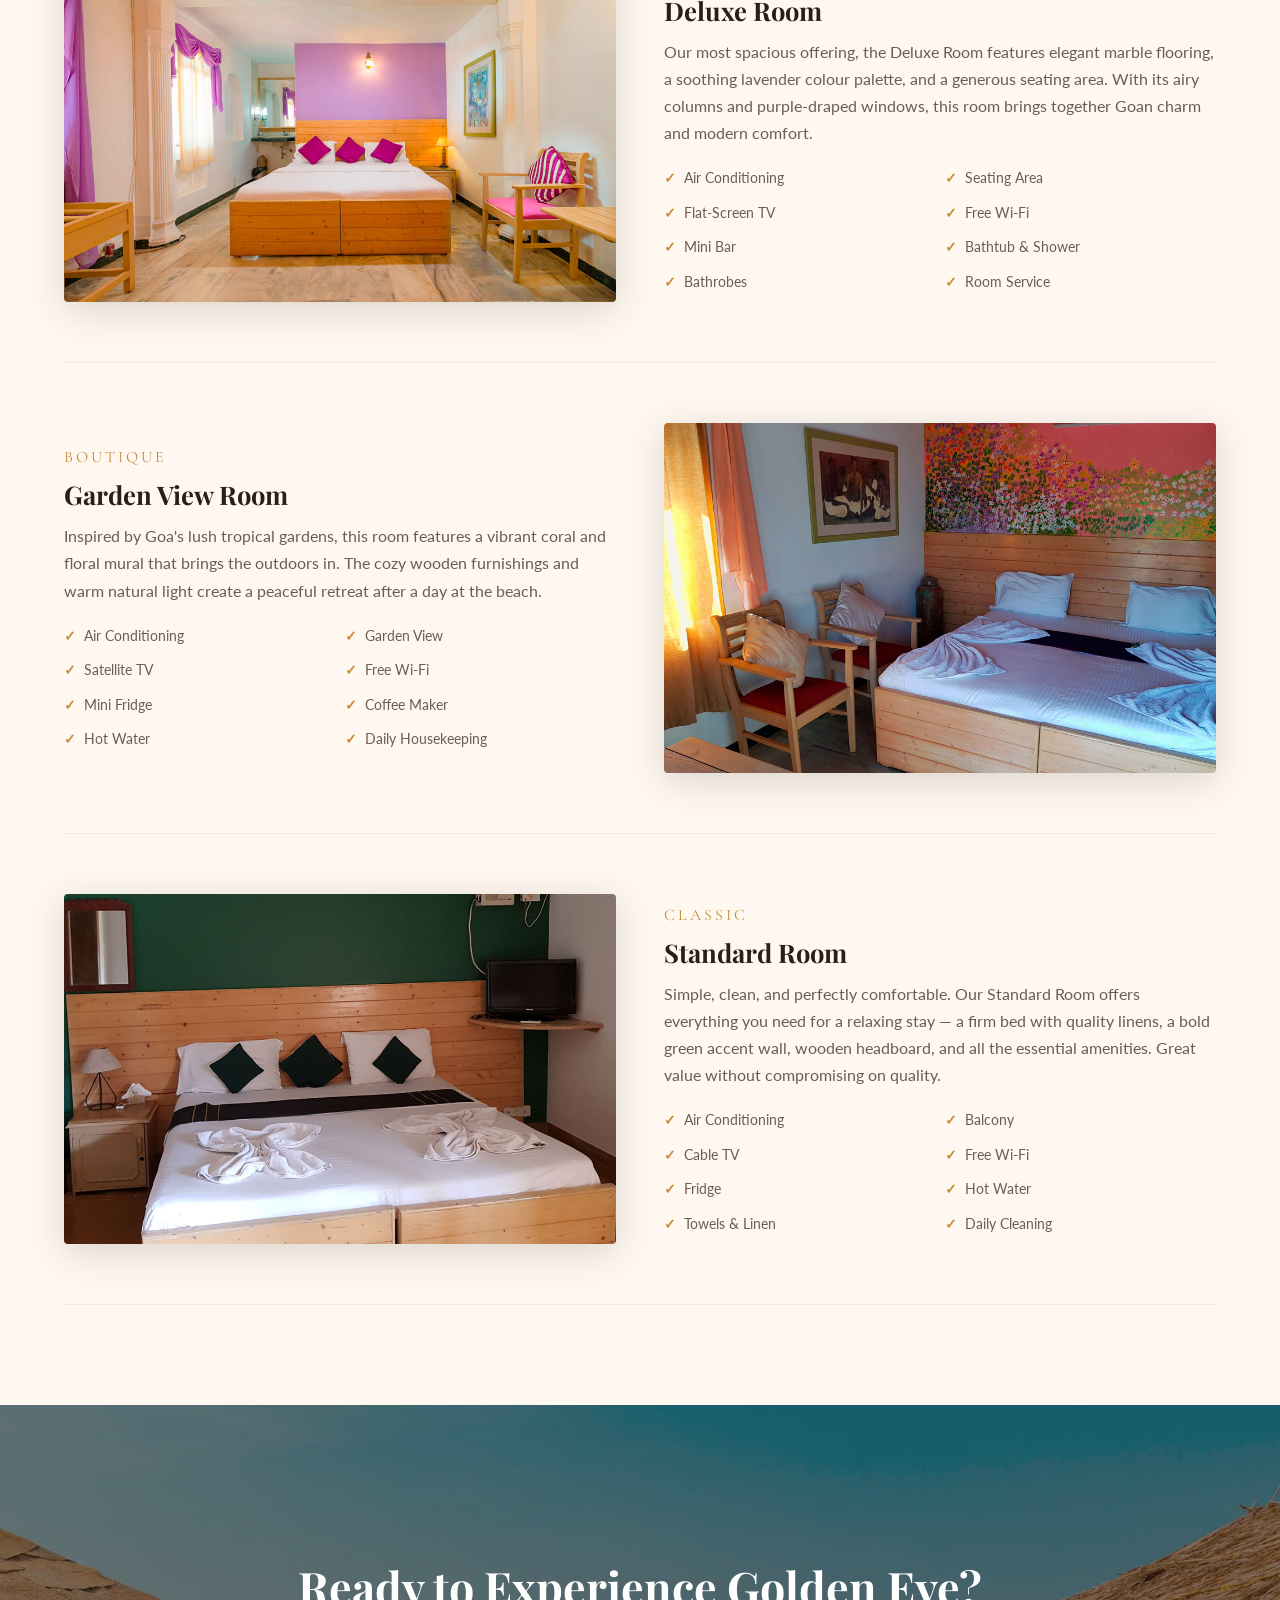
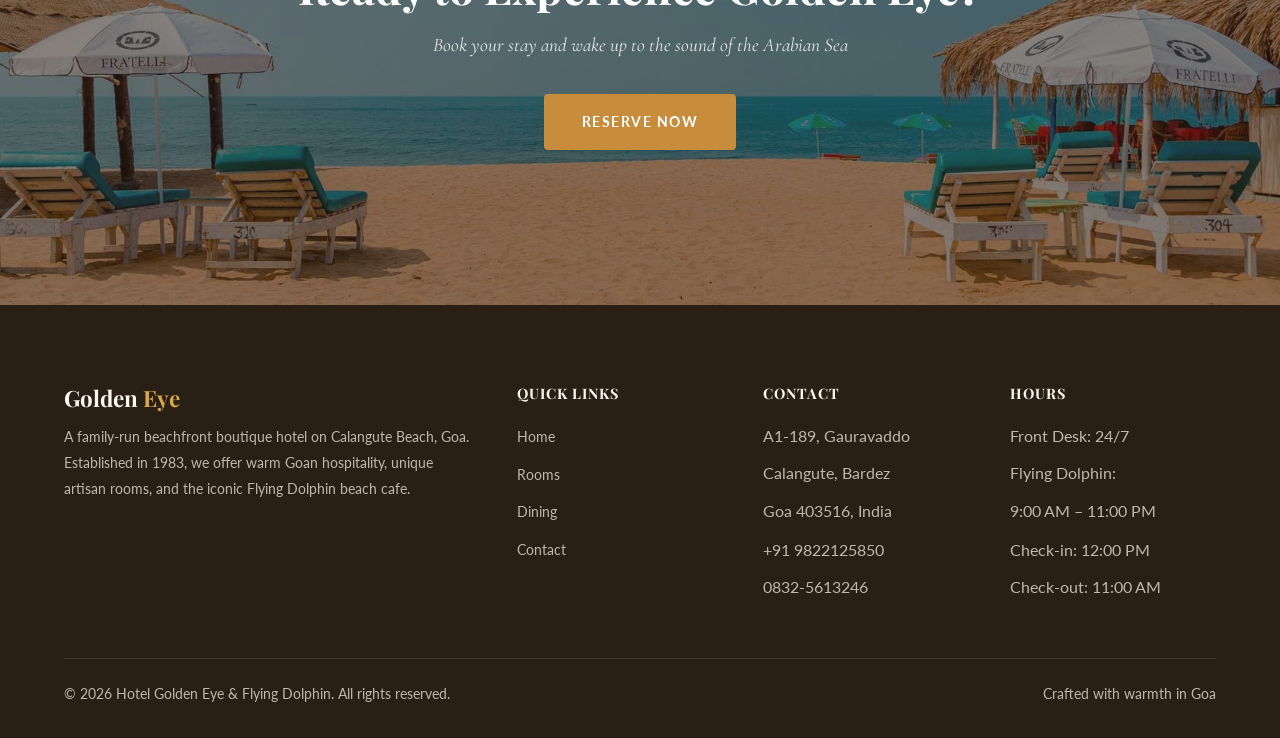
<file: rooms.html>
<!DOCTYPE html>
<html lang="en">
<head>
  <meta charset="UTF-8">
  <meta name="viewport" content="width=device-width, initial-scale=1.0">
  <title>Rooms & Suites | Hotel Golden Eye, Calangute Beach, Goa</title>
  <meta name="description" content="Explore our boutique rooms, deluxe suites and standard rooms at Hotel Golden Eye — each uniquely designed with hand-painted murals and private balconies.">
  <link rel="preconnect" href="https://fonts.googleapis.com">
  <link rel="preconnect" href="https://fonts.gstatic.com" crossorigin>
  <link href="https://fonts.googleapis.com/css2?family=Cormorant+Garamond:ital,wght@0,400;0,600;1,400&family=Lato:wght@400;700&family=Playfair+Display:wght@600;700&display=swap" rel="stylesheet">
  <link rel="stylesheet" href="css/style.css">
</head>
<body>

  <!-- Navigation -->
  <nav class="navbar scrolled">
    <div class="container nav-inner">
      <a href="index.html" class="nav-logo">Golden <span>Eye</span></a>
      <ul class="nav-links">
        <li><a href="index.html">Home</a></li>
        <li><a href="rooms.html" class="active">Rooms</a></li>
        <li><a href="restaurant.html">Dining</a></li>
        <li><a href="contact.html">Contact</a></li>
        <li><a href="contact.html" class="btn btn-primary" style="padding:10px 24px;">Book Now</a></li>
      </ul>
      <button class="nav-toggle" aria-label="Menu">
        <span></span><span></span><span></span>
      </button>
    </div>
  </nav>

  <!-- Page Header -->
  <section class="page-header">
    <img src="images/room-05.jpg" alt="Deluxe room at Hotel Golden Eye">
    <div class="hero-overlay"></div>
    <div class="page-header-content">
      <span class="section-label" style="color: var(--gold-light);">Accommodations</span>
      <h1>Rooms & Suites</h1>
      <p>Every room is a unique work of art, inspired by the colours of Goa</p>
    </div>
  </section>

  <!-- Room 1: Boutique Sea-View -->
  <section class="section">
    <div class="container">
      <div class="room-detail reveal">
        <div class="room-detail-image">
          <img src="images/room-07.jpg" alt="Boutique Sea-View room with amber mural and wooden ceiling">
        </div>
        <div class="room-detail-text">
          <span class="section-label">Signature</span>
          <h3>Boutique Sea-View Room</h3>
          <p>Our signature boutique rooms are a celebration of Goan artistry. Each features a unique hand-painted mural, warm wooden ceilings, and a private balcony with breathtaking sunset views over the Arabian Sea. The amber and gold tones create a warm, intimate atmosphere perfect for a romantic getaway.</p>
          <div class="amenities-grid">
            <span class="amenity-item">Air Conditioning</span>
            <span class="amenity-item">Sea-View Balcony</span>
            <span class="amenity-item">Flat-Screen TV</span>
            <span class="amenity-item">Free Wi-Fi</span>
            <span class="amenity-item">Mini Fridge</span>
            <span class="amenity-item">Coffee Maker</span>
            <span class="amenity-item">Hot Water</span>
            <span class="amenity-item">Daily Housekeeping</span>
          </div>
        </div>
      </div>

      <!-- Room 2: Boutique Art Room -->
      <div class="room-detail reveal">
        <div class="room-detail-image">
          <img src="images/hotel-golden-eye-slider.jpg" alt="Boutique room with golden mural and sunset window">
        </div>
        <div class="room-detail-text">
          <span class="section-label">Boutique</span>
          <h3>Boutique Art Room</h3>
          <p>Adorned with a stunning floral mural in warm golds and greens, this room captures the tropical essence of Goa. Wake up to golden light streaming through the window, enjoy the hand-crafted wooden furniture, and unwind in a space that feels like a private gallery.</p>
          <div class="amenities-grid">
            <span class="amenity-item">Air Conditioning</span>
            <span class="amenity-item">Private Balcony</span>
            <span class="amenity-item">Satellite TV</span>
            <span class="amenity-item">Free Wi-Fi</span>
            <span class="amenity-item">Work Desk</span>
            <span class="amenity-item">Tea & Coffee</span>
            <span class="amenity-item">Hair Dryer</span>
            <span class="amenity-item">Power Backup</span>
          </div>
        </div>
      </div>

      <!-- Room 3: Deluxe Room -->
      <div class="room-detail reveal">
        <div class="room-detail-image">
          <img src="images/room-05.jpg" alt="Deluxe room with lavender walls and marble floor">
        </div>
        <div class="room-detail-text">
          <span class="section-label">Deluxe</span>
          <h3>Deluxe Room</h3>
          <p>Our most spacious offering, the Deluxe Room features elegant marble flooring, a soothing lavender colour palette, and a generous seating area. With its airy columns and purple-draped windows, this room brings together Goan charm and modern comfort.</p>
          <div class="amenities-grid">
            <span class="amenity-item">Air Conditioning</span>
            <span class="amenity-item">Seating Area</span>
            <span class="amenity-item">Flat-Screen TV</span>
            <span class="amenity-item">Free Wi-Fi</span>
            <span class="amenity-item">Mini Bar</span>
            <span class="amenity-item">Bathtub & Shower</span>
            <span class="amenity-item">Bathrobes</span>
            <span class="amenity-item">Room Service</span>
          </div>
        </div>
      </div>

      <!-- Room 4: Garden Room -->
      <div class="room-detail reveal">
        <div class="room-detail-image">
          <img src="images/room-06.jpg" alt="Room with colorful floral mural wall art">
        </div>
        <div class="room-detail-text">
          <span class="section-label">Boutique</span>
          <h3>Garden View Room</h3>
          <p>Inspired by Goa's lush tropical gardens, this room features a vibrant coral and floral mural that brings the outdoors in. The cozy wooden furnishings and warm natural light create a peaceful retreat after a day at the beach.</p>
          <div class="amenities-grid">
            <span class="amenity-item">Air Conditioning</span>
            <span class="amenity-item">Garden View</span>
            <span class="amenity-item">Satellite TV</span>
            <span class="amenity-item">Free Wi-Fi</span>
            <span class="amenity-item">Mini Fridge</span>
            <span class="amenity-item">Coffee Maker</span>
            <span class="amenity-item">Hot Water</span>
            <span class="amenity-item">Daily Housekeeping</span>
          </div>
        </div>
      </div>

      <!-- Room 5: Standard -->
      <div class="room-detail reveal">
        <div class="room-detail-image">
          <img src="images/room-02.jpg" alt="Standard room with green accent wall">
        </div>
        <div class="room-detail-text">
          <span class="section-label">Classic</span>
          <h3>Standard Room</h3>
          <p>Simple, clean, and perfectly comfortable. Our Standard Room offers everything you need for a relaxing stay — a firm bed with quality linens, a bold green accent wall, wooden headboard, and all the essential amenities. Great value without compromising on quality.</p>
          <div class="amenities-grid">
            <span class="amenity-item">Air Conditioning</span>
            <span class="amenity-item">Balcony</span>
            <span class="amenity-item">Cable TV</span>
            <span class="amenity-item">Free Wi-Fi</span>
            <span class="amenity-item">Fridge</span>
            <span class="amenity-item">Hot Water</span>
            <span class="amenity-item">Towels & Linen</span>
            <span class="amenity-item">Daily Cleaning</span>
          </div>
        </div>
      </div>

    </div>
  </section>

  <!-- CTA -->
  <section class="beach-section">
    <img src="images/flying-dolphin-slider.jpg" alt="Calangute Beach">
    <div class="beach-overlay">
      <h2>Ready to Experience Golden Eye?</h2>
      <p>Book your stay and wake up to the sound of the Arabian Sea</p>
      <a href="contact.html" class="btn btn-primary">Reserve Now</a>
    </div>
  </section>

  <!-- Footer -->
  <footer class="footer">
    <div class="container">
      <div class="footer-grid">
        <div class="footer-brand">
          <h3>Golden <span>Eye</span></h3>
          <p>A family-run beachfront boutique hotel on Calangute Beach, Goa. Established in 1983, we offer warm Goan hospitality, unique artisan rooms, and the iconic Flying Dolphin beach cafe.</p>
        </div>
        <div>
          <h4>Quick Links</h4>
          <ul>
            <li><a href="index.html">Home</a></li>
            <li><a href="rooms.html">Rooms</a></li>
            <li><a href="restaurant.html">Dining</a></li>
            <li><a href="contact.html">Contact</a></li>
          </ul>
        </div>
        <div>
          <h4>Contact</h4>
          <ul>
            <li>A1-189, Gauravaddo</li>
            <li>Calangute, Bardez</li>
            <li>Goa 403516, India</li>
            <li style="margin-top:12px;">+91 9822125850</li>
            <li>0832-5613246</li>
          </ul>
        </div>
        <div>
          <h4>Hours</h4>
          <ul>
            <li>Front Desk: 24/7</li>
            <li>Flying Dolphin:</li>
            <li>9:00 AM – 11:00 PM</li>
            <li style="margin-top:12px;">Check-in: 12:00 PM</li>
            <li>Check-out: 11:00 AM</li>
          </ul>
        </div>
      </div>
      <div class="footer-bottom">
        <p>&copy; 2026 Hotel Golden Eye & Flying Dolphin. All rights reserved.</p>
        <p>Crafted with warmth in Goa</p>
      </div>
    </div>
  </footer>

  <script src="js/main.js"></script>
</body>
</html>
</file>
<file: css/style.css>
/* ============================================
   Hotel Golden Eye & Flying Dolphin
   Warm Tropical + Luxury Boutique Theme
   ============================================ */

/* ---------- CSS Variables ---------- */
:root {
  --gold: #C78D3C;
  --gold-light: #D4A84B;
  --gold-dark: #A0722E;
  --amber: #E8A849;
  --deep-green: #2D5A3D;
  --green-light: #3D7A54;
  --coral: #E07B5D;
  --cream: #FFF8F0;
  --cream-dark: #F5EDE0;
  --brown-dark: #2A1F14;
  --brown: #3D2B1F;
  --brown-light: #5C4333;
  --white: #FFFFFF;
  --text: #2A1F14;
  --text-light: #6B5D52;
  --overlay: rgba(42, 31, 20, 0.55);

  --font-heading: 'Playfair Display', Georgia, serif;
  --font-body: 'Lato', 'Segoe UI', sans-serif;
  --font-accent: 'Cormorant Garamond', Georgia, serif;

  --transition: 0.3s ease;
  --shadow: 0 4px 20px rgba(0,0,0,0.1);
  --shadow-lg: 0 8px 40px rgba(0,0,0,0.15);
  --radius: 4px;
}

/* ---------- Reset & Base ---------- */
*, *::before, *::after { box-sizing: border-box; margin: 0; padding: 0; }

html { scroll-behavior: smooth; font-size: 16px; }

body {
  font-family: var(--font-body);
  color: var(--text);
  background: var(--cream);
  line-height: 1.7;
  overflow-x: hidden;
}

img { max-width: 100%; height: auto; display: block; }
a { text-decoration: none; color: inherit; transition: color var(--transition); }
ul { list-style: none; }

.container { max-width: 1200px; margin: 0 auto; padding: 0 24px; }

/* ---------- Typography ---------- */
h1, h2, h3, h4 { font-family: var(--font-heading); font-weight: 700; line-height: 1.2; }
h1 { font-size: clamp(2.2rem, 5vw, 3.8rem); }
h2 { font-size: clamp(1.8rem, 4vw, 2.8rem); }
h3 { font-size: clamp(1.2rem, 2.5vw, 1.6rem); }

.section-label {
  font-family: var(--font-accent);
  font-size: 1rem;
  letter-spacing: 3px;
  text-transform: uppercase;
  color: var(--gold);
  margin-bottom: 8px;
  display: block;
}

.section-title { color: var(--brown-dark); margin-bottom: 16px; }
.section-subtitle {
  font-family: var(--font-accent);
  font-size: 1.15rem;
  color: var(--text-light);
  max-width: 600px;
  margin: 0 auto 48px;
}

.text-center { text-align: center; }

/* ---------- Buttons ---------- */
.btn {
  display: inline-block;
  padding: 14px 36px;
  font-family: var(--font-body);
  font-size: 0.9rem;
  font-weight: 700;
  letter-spacing: 1.5px;
  text-transform: uppercase;
  border: 2px solid transparent;
  border-radius: var(--radius);
  cursor: pointer;
  transition: all var(--transition);
}

.btn-primary {
  background: var(--gold);
  color: var(--white);
  border-color: var(--gold);
}
.btn-primary:hover {
  background: var(--gold-dark);
  border-color: var(--gold-dark);
  transform: translateY(-2px);
  box-shadow: var(--shadow);
}

.btn-outline {
  background: transparent;
  color: var(--white);
  border-color: var(--white);
}
.btn-outline:hover {
  background: var(--white);
  color: var(--brown-dark);
}

.btn-outline-dark {
  background: transparent;
  color: var(--gold);
  border-color: var(--gold);
}
.btn-outline-dark:hover {
  background: var(--gold);
  color: var(--white);
}

/* ---------- Navigation ---------- */
.navbar {
  position: fixed;
  top: 0; left: 0; right: 0;
  z-index: 1000;
  padding: 20px 0;
  transition: all var(--transition);
}

.navbar.scrolled {
  background: rgba(42, 31, 20, 0.95);
  backdrop-filter: blur(10px);
  padding: 12px 0;
  box-shadow: var(--shadow);
}

.nav-inner {
  display: flex;
  align-items: center;
  justify-content: space-between;
}

.nav-logo {
  font-family: var(--font-heading);
  font-size: 1.5rem;
  color: var(--white);
  font-weight: 700;
}

.nav-logo span { color: var(--gold-light); }

.nav-links {
  display: flex;
  gap: 36px;
  align-items: center;
}

.nav-links a {
  color: rgba(255,255,255,0.85);
  font-size: 0.85rem;
  font-weight: 600;
  letter-spacing: 1px;
  text-transform: uppercase;
  position: relative;
  padding: 4px 0;
}

.nav-links a::after {
  content: '';
  position: absolute;
  bottom: -2px; left: 0;
  width: 0; height: 2px;
  background: var(--gold-light);
  transition: width var(--transition);
}

.nav-links a:hover { color: var(--white); }
.nav-links a:hover::after,
.nav-links a.active::after { width: 100%; }
.nav-links a.active { color: var(--white); }

.nav-toggle {
  display: none;
  flex-direction: column;
  gap: 5px;
  cursor: pointer;
  background: none;
  border: none;
  padding: 4px;
}

.nav-toggle span {
  width: 24px; height: 2px;
  background: var(--white);
  transition: var(--transition);
}

/* ---------- Hero Slider ---------- */
.hero {
  position: relative;
  height: 100vh;
  min-height: 600px;
  overflow: hidden;
}

.hero-slide {
  position: absolute;
  inset: 0;
  opacity: 0;
  transition: opacity 1s ease;
}

.hero-slide.active { opacity: 1; }

.hero-slide img {
  width: 100%; height: 100%;
  object-fit: cover;
}

.hero-overlay {
  position: absolute;
  inset: 0;
  background: linear-gradient(
    to bottom,
    rgba(42, 31, 20, 0.3) 0%,
    rgba(42, 31, 20, 0.5) 50%,
    rgba(42, 31, 20, 0.7) 100%
  );
}

.hero-content {
  position: absolute;
  inset: 0;
  display: flex;
  flex-direction: column;
  align-items: center;
  justify-content: center;
  text-align: center;
  padding: 0 24px;
  z-index: 2;
}

.hero-badge {
  font-family: var(--font-accent);
  font-size: 0.95rem;
  letter-spacing: 4px;
  text-transform: uppercase;
  color: var(--gold-light);
  margin-bottom: 16px;
  border: 1px solid rgba(199, 141, 60, 0.4);
  padding: 8px 24px;
}

.hero h1 {
  color: var(--white);
  margin-bottom: 16px;
  text-shadow: 0 2px 8px rgba(0,0,0,0.3);
}

.hero-subtitle {
  font-family: var(--font-accent);
  font-size: clamp(1.1rem, 2.5vw, 1.4rem);
  color: rgba(255,255,255,0.9);
  margin-bottom: 36px;
  font-style: italic;
}

.hero-buttons { display: flex; gap: 16px; flex-wrap: wrap; justify-content: center; }

.hero-dots {
  position: absolute;
  bottom: 32px;
  left: 50%;
  transform: translateX(-50%);
  display: flex;
  gap: 12px;
  z-index: 3;
}

.hero-dot {
  width: 12px; height: 12px;
  border-radius: 50%;
  border: 2px solid var(--white);
  background: transparent;
  cursor: pointer;
  transition: var(--transition);
}

.hero-dot.active { background: var(--gold-light); border-color: var(--gold-light); }

/* ---------- Section Spacing ---------- */
.section { padding: 100px 0; }
.section-alt { background: var(--white); }
.section-dark {
  background: var(--brown-dark);
  color: var(--cream);
}
.section-dark .section-label { color: var(--gold-light); }
.section-dark .section-title { color: var(--cream); }
.section-dark .section-subtitle { color: rgba(255,248,240,0.7); }

/* ---------- About / Welcome ---------- */
.welcome-grid {
  display: grid;
  grid-template-columns: 1fr 1fr;
  gap: 60px;
  align-items: center;
}

.welcome-image {
  position: relative;
  border-radius: var(--radius);
  overflow: hidden;
  box-shadow: var(--shadow-lg);
}

.welcome-image img { width: 100%; height: 400px; object-fit: cover; }

.welcome-image::after {
  content: '';
  position: absolute;
  bottom: -12px; right: -12px;
  width: 120px; height: 120px;
  border: 3px solid var(--gold);
  border-radius: var(--radius);
  z-index: -1;
}

.welcome-text .section-label { margin-bottom: 8px; }
.welcome-text h2 { margin-bottom: 20px; }
.welcome-text p { color: var(--text-light); margin-bottom: 16px; }

.welcome-stats {
  display: flex;
  gap: 40px;
  margin-top: 32px;
  padding-top: 32px;
  border-top: 1px solid var(--cream-dark);
}

.stat-item h3 {
  font-size: 2.2rem;
  color: var(--gold);
  font-family: var(--font-heading);
}

.stat-item p {
  font-size: 0.85rem;
  text-transform: uppercase;
  letter-spacing: 1px;
  color: var(--text-light);
}

/* ---------- Rooms Preview ---------- */
.rooms-grid {
  display: grid;
  grid-template-columns: repeat(auto-fit, minmax(280px, 1fr));
  gap: 28px;
}

.room-card {
  background: var(--white);
  border-radius: var(--radius);
  overflow: hidden;
  box-shadow: var(--shadow);
  transition: transform var(--transition), box-shadow var(--transition);
}

.room-card:hover {
  transform: translateY(-8px);
  box-shadow: var(--shadow-lg);
}

.room-card-image {
  height: 240px;
  overflow: hidden;
  position: relative;
}

.room-card-image img {
  width: 100%; height: 100%;
  object-fit: cover;
  transition: transform 0.6s ease;
}

.room-card:hover .room-card-image img { transform: scale(1.08); }

.room-card-badge {
  position: absolute;
  top: 16px; left: 16px;
  background: var(--gold);
  color: var(--white);
  font-size: 0.75rem;
  font-weight: 700;
  letter-spacing: 1px;
  text-transform: uppercase;
  padding: 6px 14px;
  border-radius: var(--radius);
}

.room-card-body { padding: 24px; }

.room-card-body h3 {
  margin-bottom: 8px;
  color: var(--brown-dark);
}

.room-card-body p {
  font-size: 0.95rem;
  color: var(--text-light);
  margin-bottom: 16px;
}

.room-features {
  display: flex;
  flex-wrap: wrap;
  gap: 12px;
  margin-bottom: 20px;
}

.room-feature {
  font-size: 0.8rem;
  color: var(--text-light);
  display: flex;
  align-items: center;
  gap: 4px;
}

.room-feature svg { width: 16px; height: 16px; color: var(--gold); }

.room-card-footer {
  display: flex;
  justify-content: space-between;
  align-items: center;
  padding-top: 16px;
  border-top: 1px solid var(--cream-dark);
}

.room-price {
  font-family: var(--font-heading);
  font-size: 1.3rem;
  color: var(--gold-dark);
}

.room-price small {
  font-family: var(--font-body);
  font-size: 0.8rem;
  color: var(--text-light);
}

/* ---------- Dining / Flying Dolphin ---------- */
.dining-grid {
  display: grid;
  grid-template-columns: 1fr 1fr;
  gap: 60px;
  align-items: center;
}

.dining-image {
  border-radius: var(--radius);
  overflow: hidden;
  box-shadow: var(--shadow-lg);
}

.dining-image img { width: 100%; height: 420px; object-fit: cover; }

.dining-text h2 { margin-bottom: 20px; }
.dining-text p { color: var(--text-light); margin-bottom: 16px; }

.cuisine-tags {
  display: flex;
  flex-wrap: wrap;
  gap: 10px;
  margin: 24px 0;
}

.cuisine-tag {
  padding: 6px 16px;
  border: 1px solid var(--gold);
  border-radius: 20px;
  font-size: 0.8rem;
  font-weight: 600;
  color: var(--gold-dark);
  letter-spacing: 0.5px;
}

/* ---------- Beach Section ---------- */
.beach-section {
  position: relative;
  height: 500px;
  overflow: hidden;
}

.beach-section img {
  width: 100%; height: 100%;
  object-fit: cover;
}

.beach-overlay {
  position: absolute;
  inset: 0;
  background: var(--overlay);
  display: flex;
  flex-direction: column;
  align-items: center;
  justify-content: center;
  text-align: center;
  padding: 24px;
}

.beach-overlay h2 { color: var(--white); margin-bottom: 16px; }
.beach-overlay p {
  font-family: var(--font-accent);
  font-size: 1.2rem;
  color: rgba(255,255,255,0.85);
  max-width: 600px;
  margin-bottom: 32px;
  font-style: italic;
}

/* ---------- Testimonials ---------- */
.testimonial-card {
  background: var(--white);
  padding: 40px;
  border-radius: var(--radius);
  box-shadow: var(--shadow);
  max-width: 700px;
  margin: 0 auto;
  text-align: center;
  position: relative;
}

.testimonial-card::before {
  content: '\201C';
  font-family: var(--font-heading);
  font-size: 5rem;
  color: var(--gold-light);
  position: absolute;
  top: -10px; left: 24px;
  line-height: 1;
  opacity: 0.3;
}

.testimonial-card p {
  font-family: var(--font-accent);
  font-size: 1.2rem;
  font-style: italic;
  color: var(--text-light);
  margin-bottom: 20px;
  line-height: 1.8;
}

.testimonial-author {
  font-weight: 700;
  color: var(--brown-dark);
}

.testimonial-source {
  font-size: 0.85rem;
  color: var(--gold);
}

/* ---------- Contact Page ---------- */
.contact-grid {
  display: grid;
  grid-template-columns: 1fr 1fr;
  gap: 60px;
}

.contact-info-item {
  display: flex;
  gap: 16px;
  margin-bottom: 32px;
}

.contact-icon {
  width: 48px; height: 48px;
  background: var(--gold);
  border-radius: 50%;
  display: flex;
  align-items: center;
  justify-content: center;
  flex-shrink: 0;
}

.contact-icon svg { width: 20px; height: 20px; color: var(--white); }

.contact-info-item h4 {
  font-size: 1rem;
  margin-bottom: 4px;
  color: var(--brown-dark);
}

.contact-info-item p {
  font-size: 0.95rem;
  color: var(--text-light);
}

.contact-form input,
.contact-form textarea,
.contact-form select {
  width: 100%;
  padding: 14px 18px;
  border: 1px solid var(--cream-dark);
  border-radius: var(--radius);
  font-family: var(--font-body);
  font-size: 0.95rem;
  background: var(--white);
  color: var(--text);
  margin-bottom: 16px;
  transition: border-color var(--transition);
}

.contact-form input:focus,
.contact-form textarea:focus,
.contact-form select:focus {
  outline: none;
  border-color: var(--gold);
}

.contact-form textarea { resize: vertical; min-height: 120px; }

.form-row { display: grid; grid-template-columns: 1fr 1fr; gap: 16px; }

/* ---------- Footer ---------- */
.footer {
  background: var(--brown-dark);
  color: rgba(255,248,240,0.7);
  padding: 80px 0 32px;
}

.footer-grid {
  display: grid;
  grid-template-columns: 2fr 1fr 1fr 1fr;
  gap: 40px;
  margin-bottom: 48px;
}

.footer-brand h3 {
  font-family: var(--font-heading);
  color: var(--cream);
  font-size: 1.4rem;
  margin-bottom: 12px;
}

.footer-brand h3 span { color: var(--gold-light); }

.footer-brand p { font-size: 0.9rem; line-height: 1.8; }

.footer h4 {
  color: var(--cream);
  font-size: 0.9rem;
  letter-spacing: 1px;
  text-transform: uppercase;
  margin-bottom: 20px;
}

.footer ul li { margin-bottom: 10px; }
.footer ul li a {
  font-size: 0.9rem;
  transition: color var(--transition);
}
.footer ul li a:hover { color: var(--gold-light); }

.footer-bottom {
  border-top: 1px solid rgba(255,255,255,0.1);
  padding-top: 24px;
  display: flex;
  justify-content: space-between;
  align-items: center;
  font-size: 0.85rem;
}

/* ---------- Page Header (inner pages) ---------- */
.page-header {
  height: 50vh;
  min-height: 350px;
  position: relative;
  display: flex;
  align-items: center;
  justify-content: center;
  text-align: center;
  overflow: hidden;
}

.page-header img {
  position: absolute;
  inset: 0;
  width: 100%; height: 100%;
  object-fit: cover;
}

.page-header .hero-overlay { position: absolute; inset: 0; }

.page-header-content {
  position: relative;
  z-index: 2;
}

.page-header h1 { color: var(--white); margin-bottom: 12px; }
.page-header p {
  font-family: var(--font-accent);
  font-size: 1.15rem;
  color: rgba(255,255,255,0.85);
  font-style: italic;
}

/* ---------- Rooms Page Details ---------- */
.room-detail {
  display: grid;
  grid-template-columns: 1fr 1fr;
  gap: 48px;
  align-items: center;
  padding: 60px 0;
  border-bottom: 1px solid var(--cream-dark);
}

.room-detail:nth-child(even) { direction: rtl; }
.room-detail:nth-child(even) > * { direction: ltr; }

.room-detail-image {
  border-radius: var(--radius);
  overflow: hidden;
  box-shadow: var(--shadow-lg);
}

.room-detail-image img { width: 100%; height: 350px; object-fit: cover; }

.room-detail-text h3 { margin-bottom: 12px; color: var(--brown-dark); }
.room-detail-text p { color: var(--text-light); margin-bottom: 20px; }

.amenities-grid {
  display: grid;
  grid-template-columns: 1fr 1fr;
  gap: 10px;
}

.amenity-item {
  display: flex;
  align-items: center;
  gap: 8px;
  font-size: 0.9rem;
  color: var(--text-light);
}

.amenity-item::before {
  content: '✓';
  color: var(--gold);
  font-weight: 700;
}

/* ---------- Restaurant Page ---------- */
.menu-categories {
  display: grid;
  grid-template-columns: repeat(auto-fit, minmax(200px, 1fr));
  gap: 20px;
  margin-top: 48px;
}

.menu-cat-card {
  background: var(--white);
  padding: 28px;
  border-radius: var(--radius);
  text-align: center;
  box-shadow: var(--shadow);
  transition: transform var(--transition);
}

.menu-cat-card:hover { transform: translateY(-4px); }

.menu-cat-card h4 {
  color: var(--brown-dark);
  margin-bottom: 4px;
}

.menu-cat-card p {
  color: var(--gold);
  font-family: var(--font-accent);
  font-size: 1.1rem;
}

/* ---------- Map ---------- */
.map-container {
  width: 100%;
  height: 400px;
  border-radius: var(--radius);
  overflow: hidden;
  box-shadow: var(--shadow);
}

.map-container iframe { width: 100%; height: 100%; border: 0; }

/* ---------- Responsive ---------- */
@media (max-width: 968px) {
  .welcome-grid,
  .dining-grid,
  .contact-grid,
  .room-detail { grid-template-columns: 1fr; gap: 40px; }

  .room-detail:nth-child(even) { direction: ltr; }

  .footer-grid { grid-template-columns: 1fr 1fr; }

  .welcome-image::after { display: none; }
}

@media (max-width: 768px) {
  .nav-links {
    display: none;
    position: absolute;
    top: 100%; left: 0; right: 0;
    background: rgba(42, 31, 20, 0.98);
    flex-direction: column;
    padding: 24px;
    gap: 20px;
  }

  .nav-links.open { display: flex; }
  .nav-toggle { display: flex; }

  .hero { min-height: 500px; }
  .section { padding: 64px 0; }

  .welcome-stats { flex-wrap: wrap; gap: 24px; }

  .rooms-grid { grid-template-columns: 1fr; }

  .footer-grid { grid-template-columns: 1fr; }
  .footer-bottom { flex-direction: column; gap: 12px; text-align: center; }

  .form-row { grid-template-columns: 1fr; }

  .beach-section { height: 400px; }
}

@media (max-width: 480px) {
  .hero-buttons { flex-direction: column; align-items: center; }
  .btn { width: 100%; text-align: center; }
}
</file>
